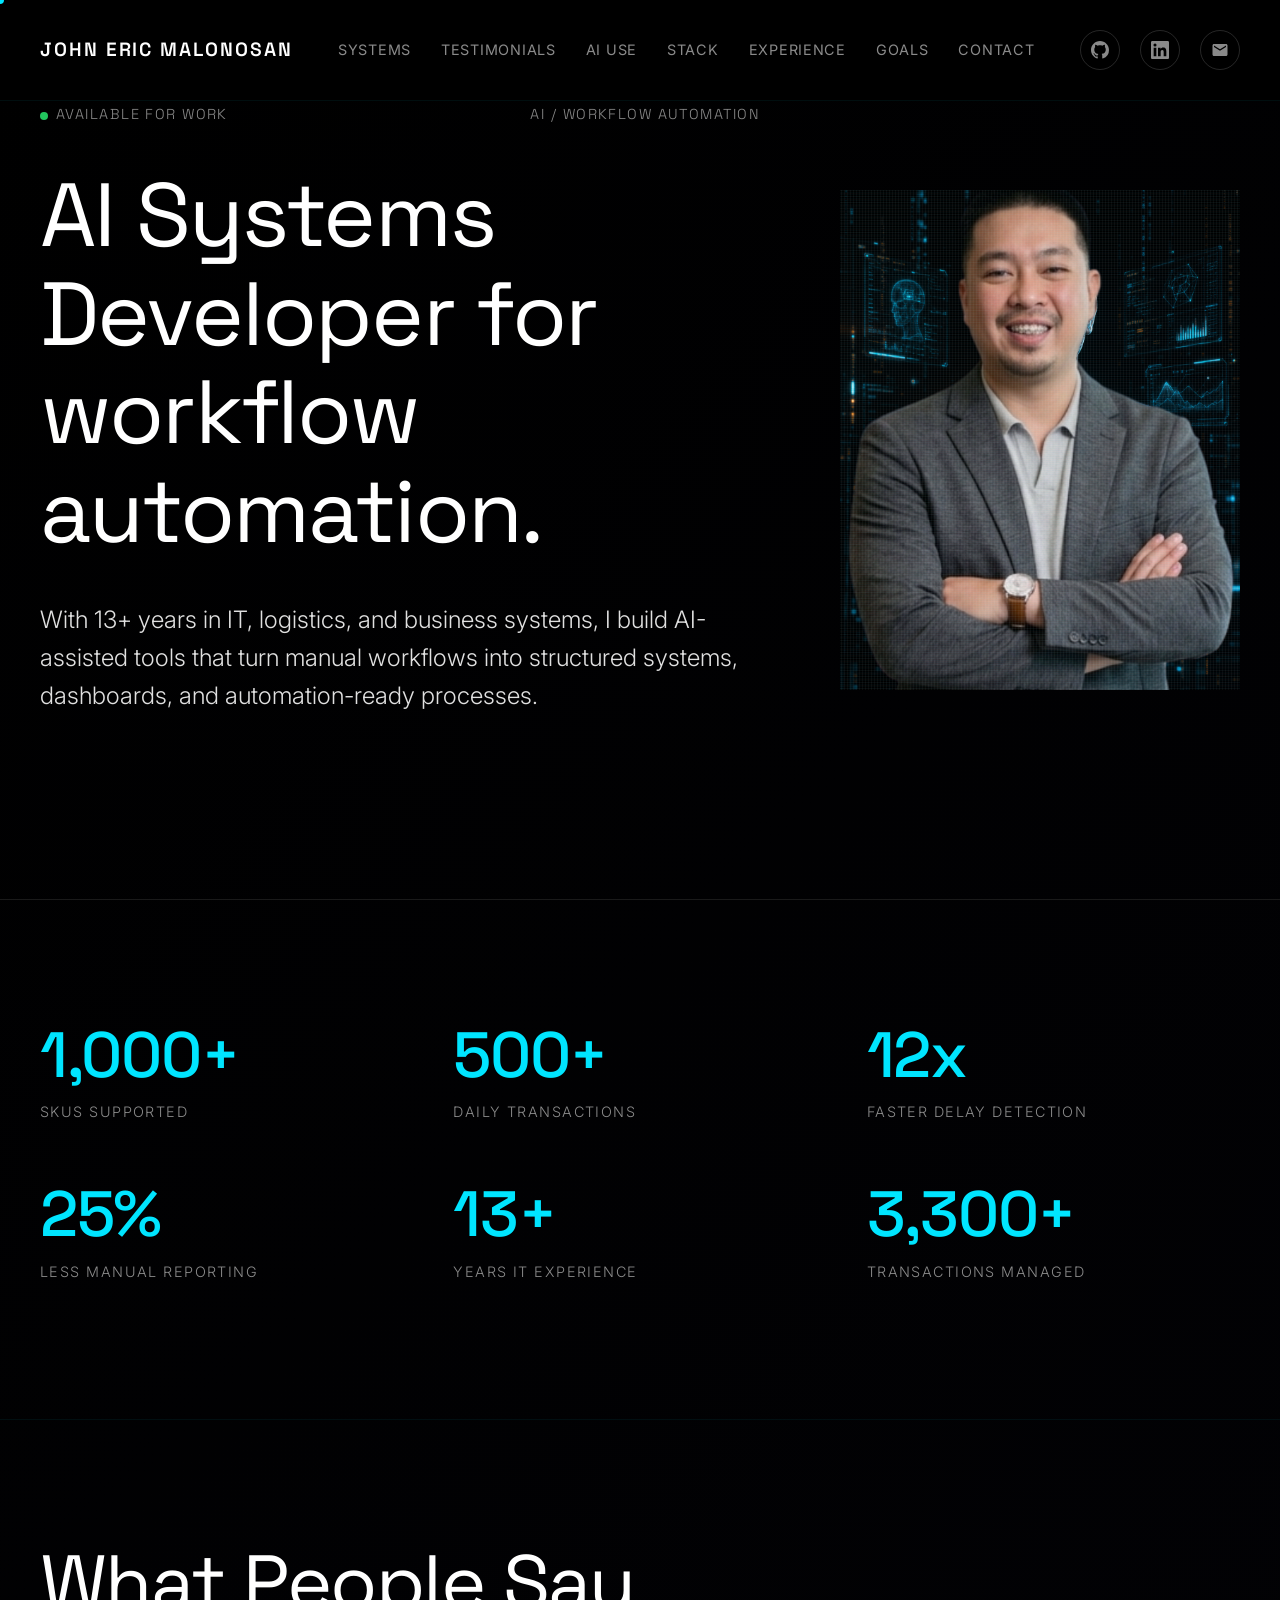
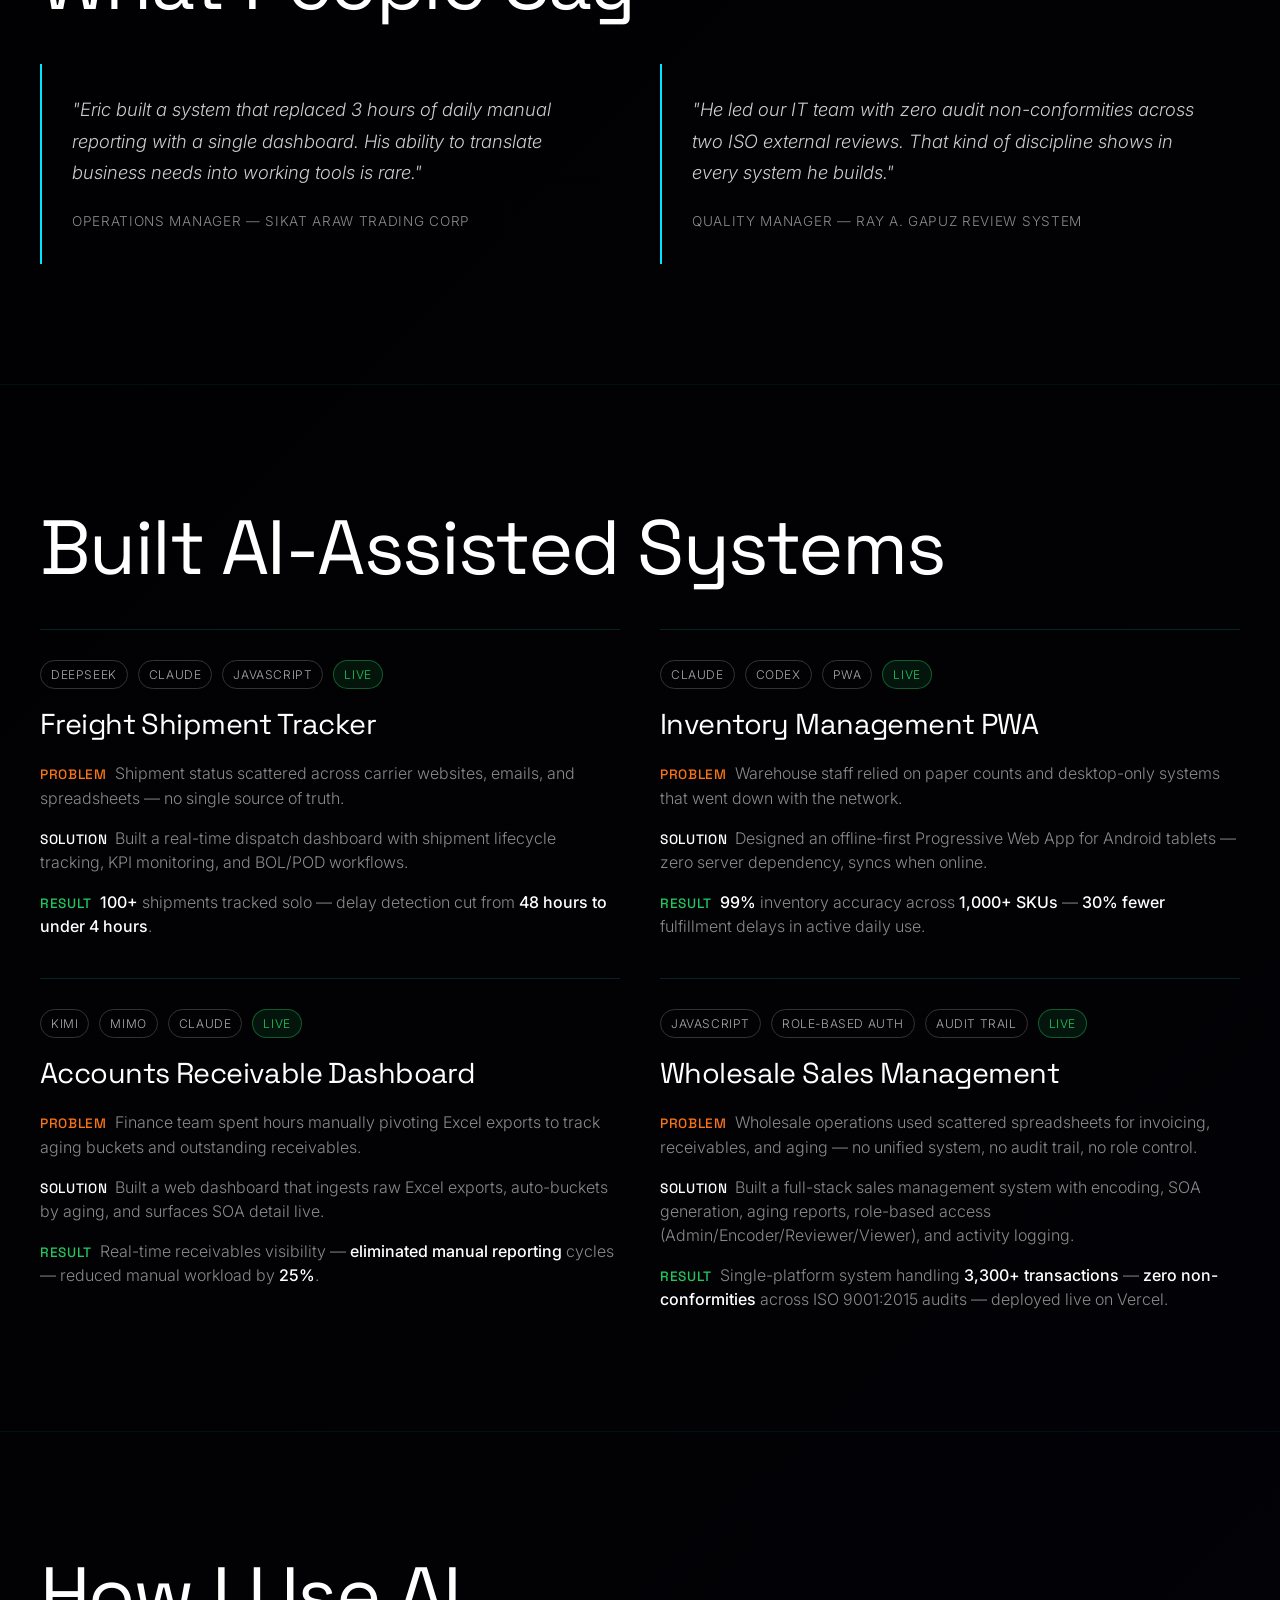
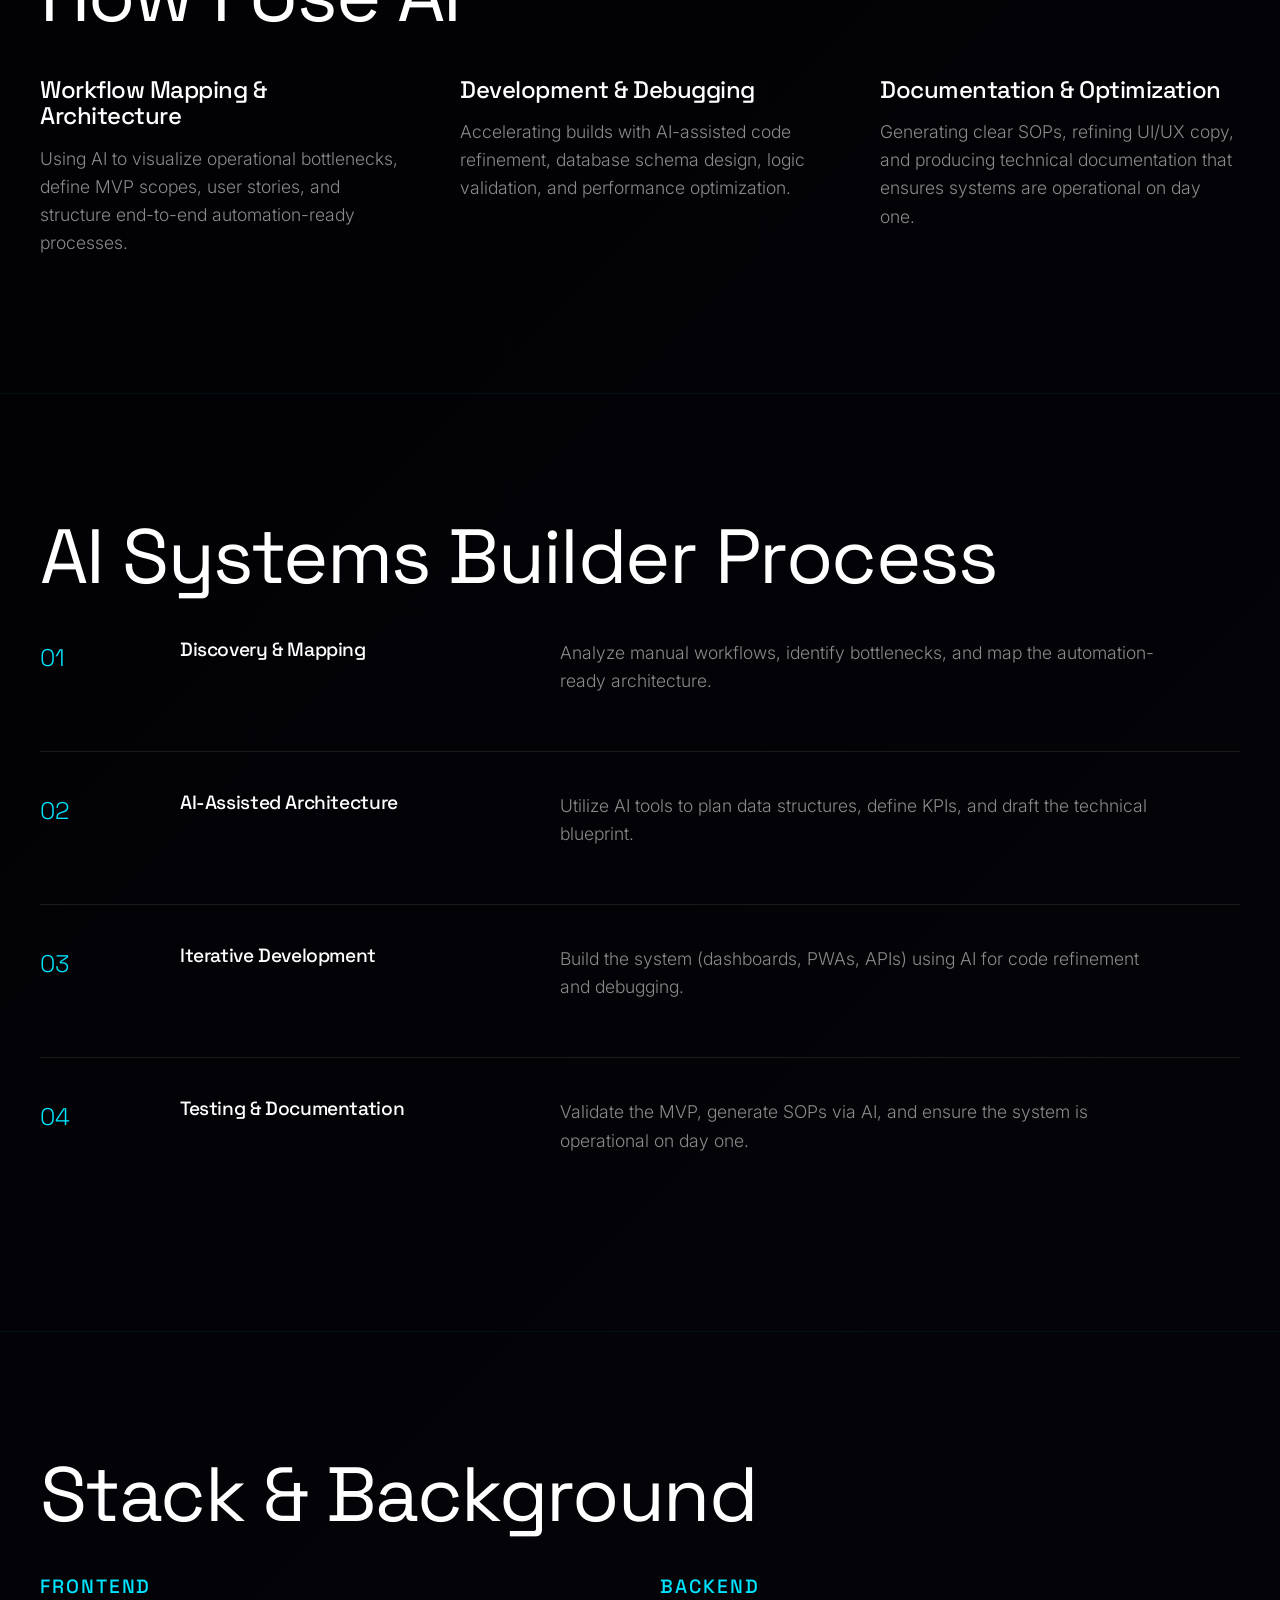
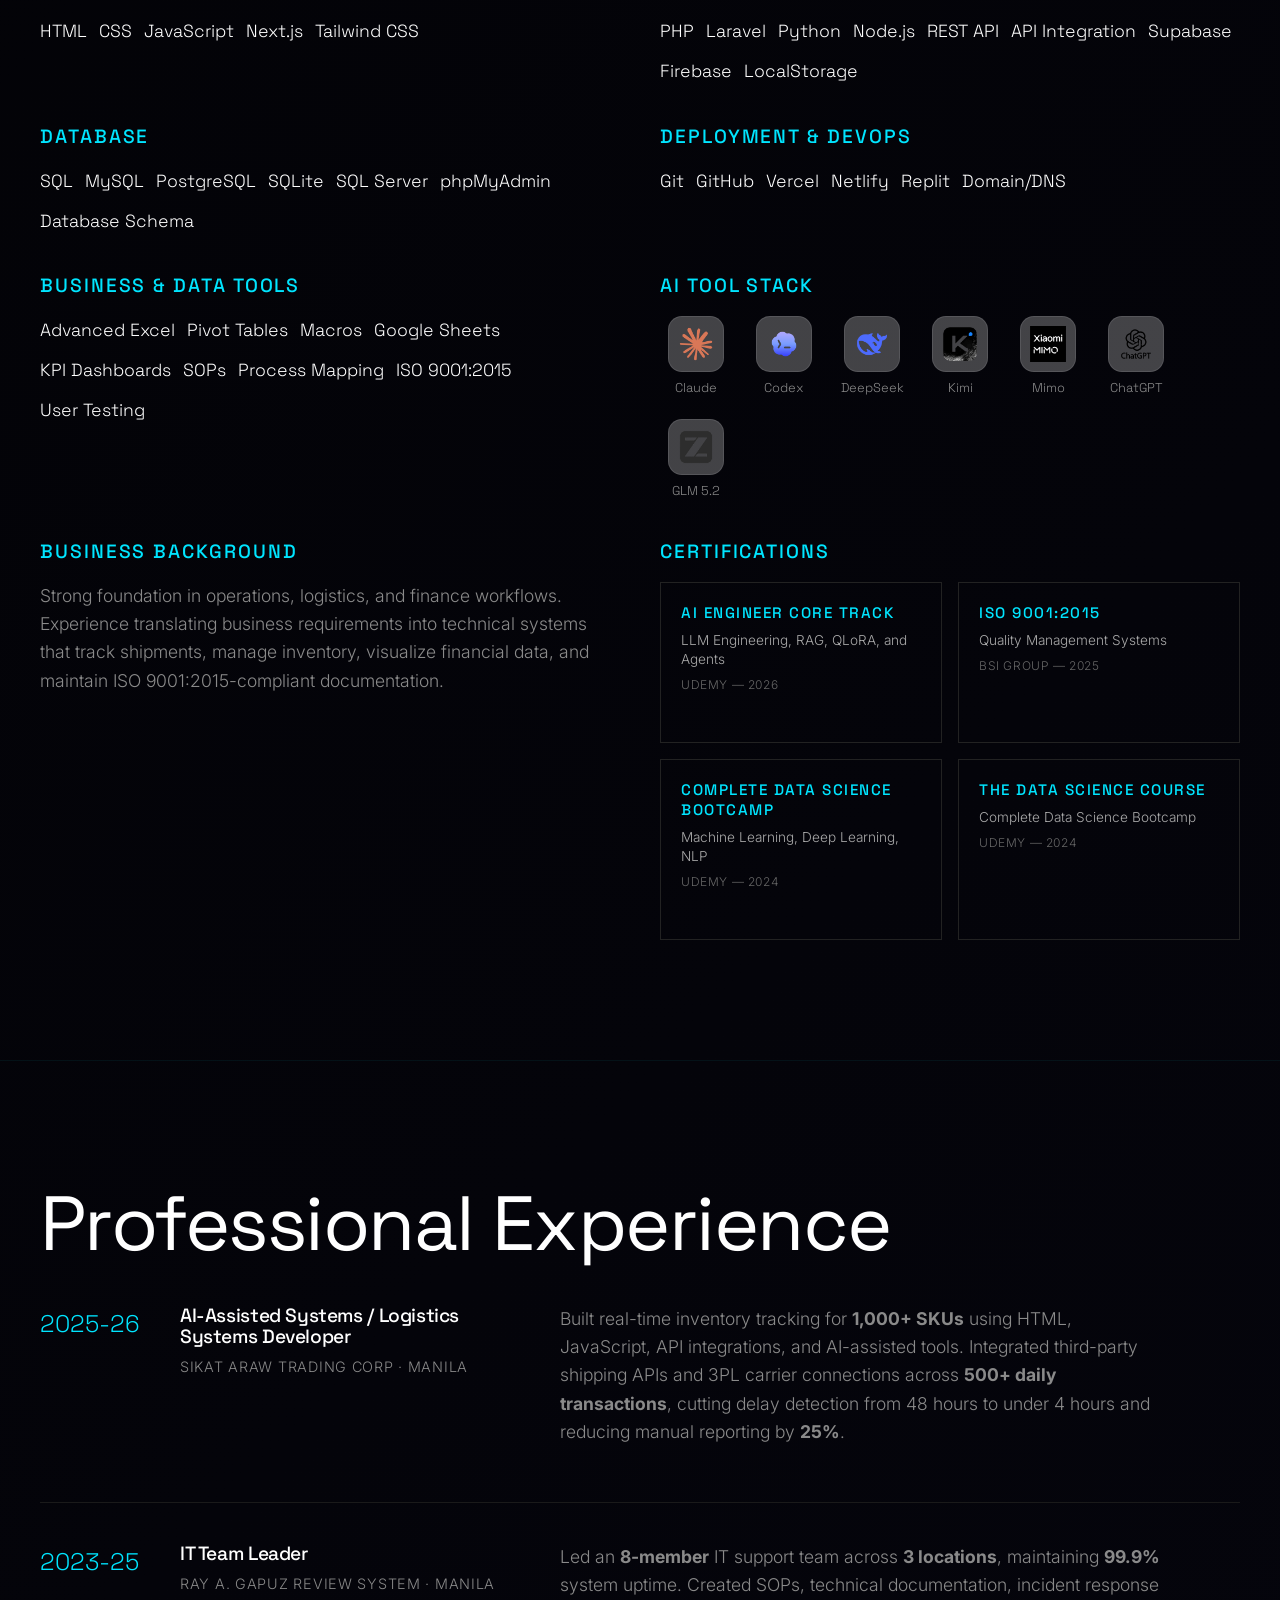
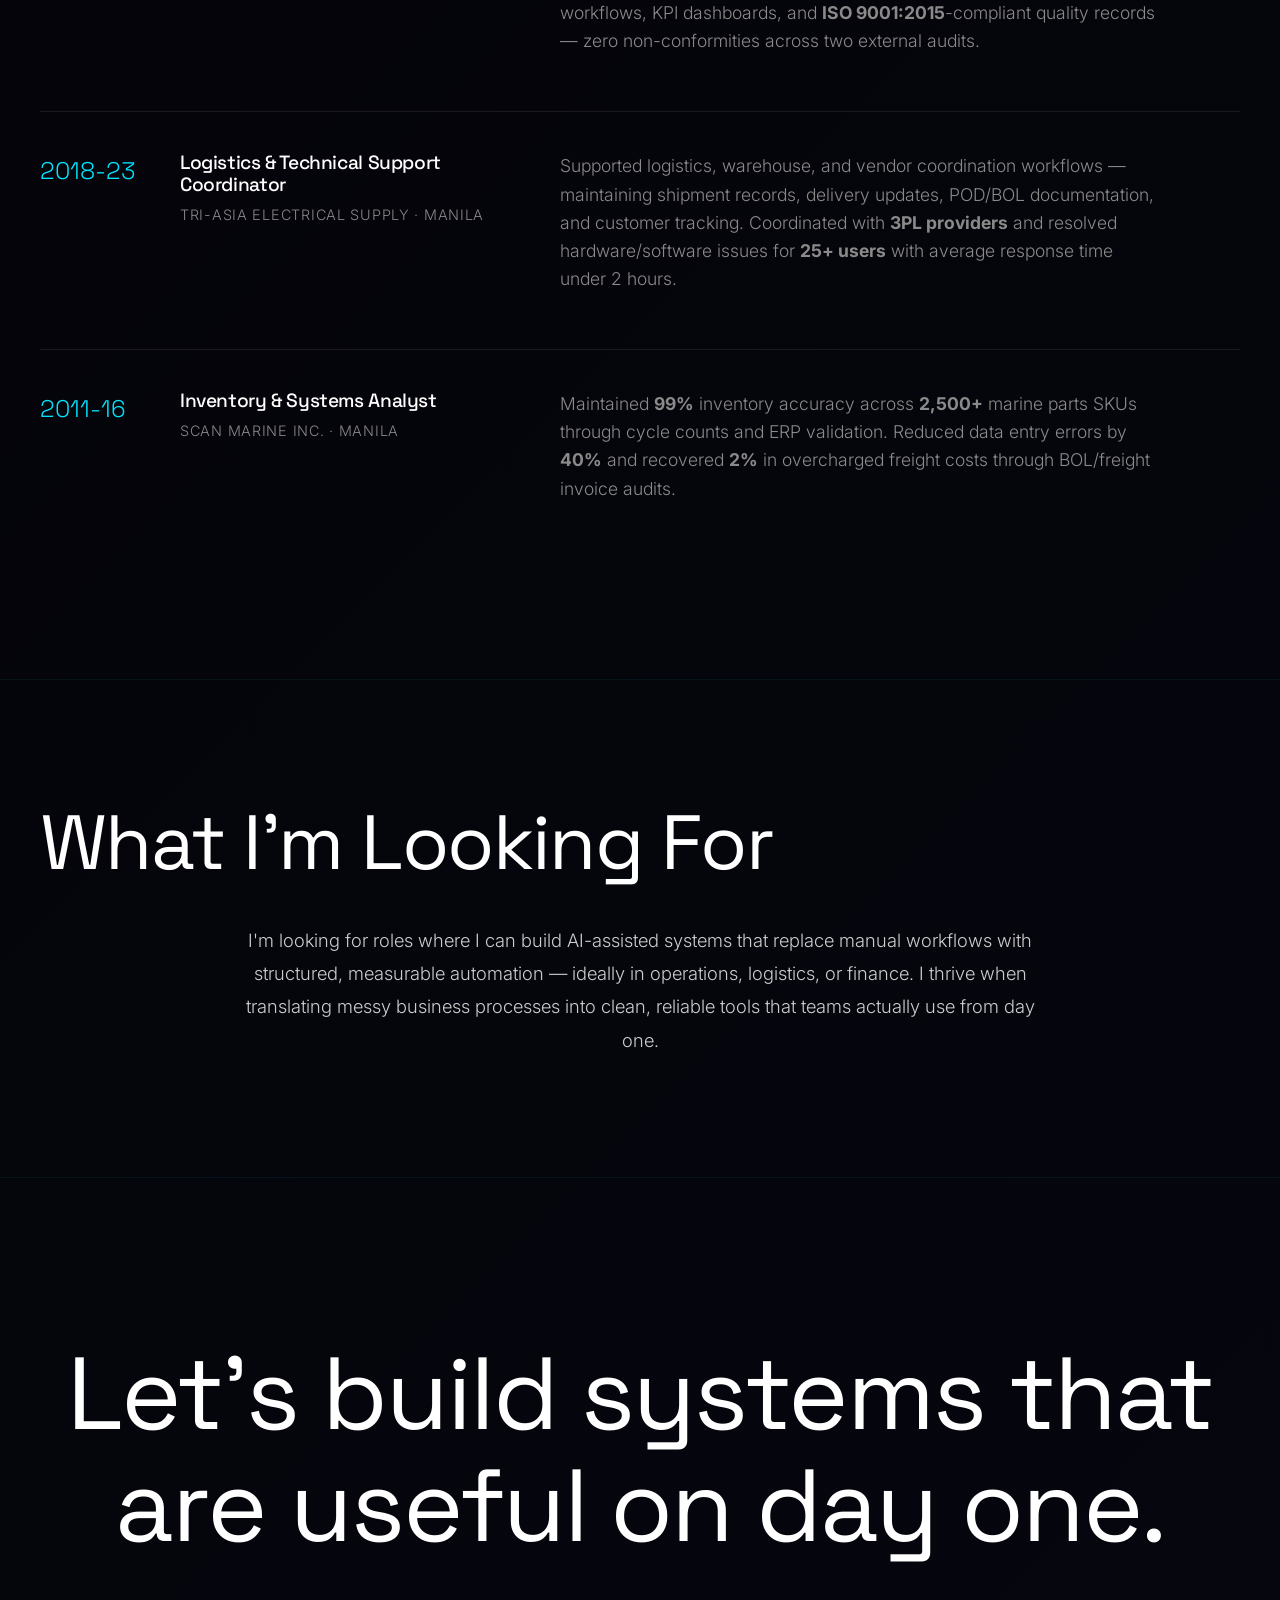
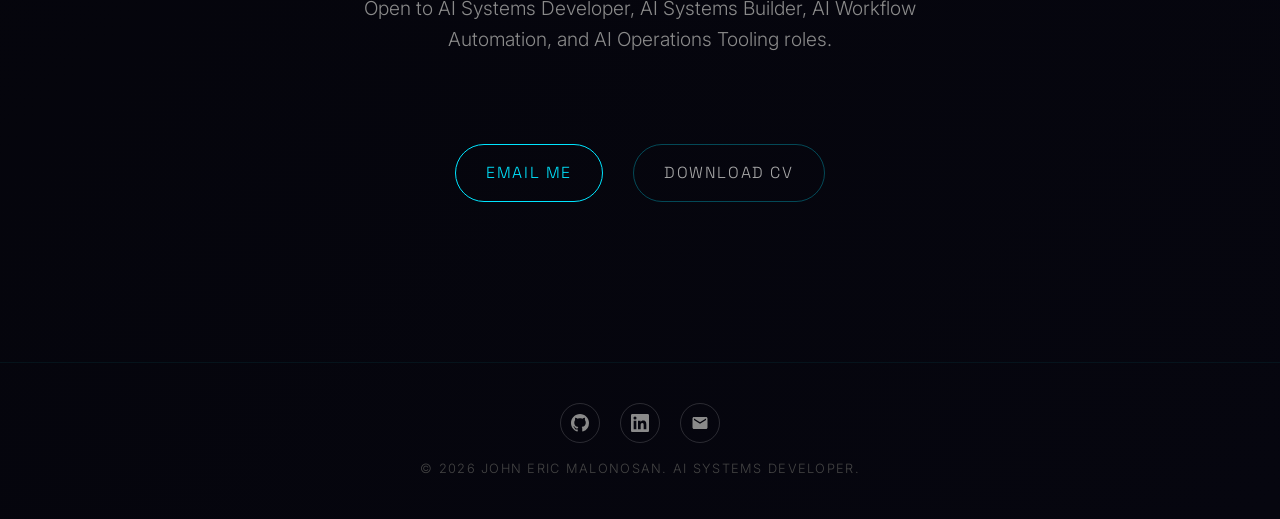
<file: index.html>
<!DOCTYPE html>
<html lang="en">
<head>
    <meta charset="UTF-8">
    <meta name="viewport" content="width=device-width, initial-scale=1.0">
    <title>John Eric Malonosan | AI Systems Developer</title>
    <meta name="description" content="AI Systems Developer with 13+ years in IT, logistics, and business systems. Building AI-assisted tools that turn manual workflows into structured systems, dashboards, and automation-ready processes.">
    <meta property="og:title" content="John Eric Malonosan | AI Systems Developer">
    <meta property="og:description" content="AI Systems Developer with 13+ years in IT, logistics, and business systems. Building AI-assisted tools for workflow automation.">
    <meta property="og:type" content="website">
    <meta property="og:image" content="assets/herorobot.png">
    <link rel="preconnect" href="https://fonts.googleapis.com">
    <link rel="preconnect" href="https://fonts.gstatic.com" crossorigin>
    <link href="https://fonts.googleapis.com/css2?family=Inter:wght@300;400;500&family=Space+Grotesk:wght@300;400;500;600;700&display=swap" rel="stylesheet">
    <link rel="stylesheet" href="styles.css">
    <style>
        body {
            background: linear-gradient(135deg, #000000 0%, #06060f 100%);
        }
        section { padding: 120px 0; }
        h1 { font-size: clamp(3rem, 7vw, 6.5rem); }
        h2 { font-size: clamp(2.5rem, 6vw, 5rem); margin-bottom: 40px; }
        p { max-width: 600px; }
        .nav-links { display: flex; gap: 30px; }
        .nav-links a { font-size: 0.9rem; text-transform: uppercase; letter-spacing: 0.05em; font-weight: 400; color: var(--text-muted); }
        .nav-links a:hover { color: var(--text-color); opacity: 1; }
        .nav-links a.active { color: var(--accent); }

        /* Hero */
        .hero {
            min-height: 100vh; display: flex; align-items: center;
            padding-top: 100px; border-bottom: 1px solid #1a1a1a;
        }
        .hero-container {
            display: flex; justify-content: space-between; align-items: center; gap: 80px;
        }
        .hero-left { flex: 1; }
        .hero-right { flex: 0 0 35%; max-width: 400px; }
        
        .hero-meta {
            display: flex; justify-content: space-between; margin-bottom: 40px;
            font-family: var(--font-display); font-size: 0.9rem; text-transform: uppercase;
            letter-spacing: 0.1em; color: var(--text-muted);
        }
        .hero h1 { margin-bottom: 40px; }
        .hero-subtext { font-size: 1.5rem; max-width: 800px; margin-bottom: 60px; color: #e0e0e0; }

        /* Profile Image */
        .hero-img-wrapper {
            width: 100%; aspect-ratio: 4/5; overflow: hidden;
            position: relative; cursor: none;
        }
        .hero-img {
            width: 100%; height: 100%; object-fit: cover;
            display: block;
        }
        .hero-img-robot {
            position: absolute; top: 0; left: 0; z-index: 0;
        }
        .hero-img-real {
            position: absolute; top: 0; left: 0; z-index: 1;
            transform-origin: center center;
            transform: scale(1);
            opacity: 1;
        }
        .electric-particle {
            position: absolute; z-index: 4; pointer-events: none;
            width: 2px; background: var(--accent);
            box-shadow: 0 0 6px var(--accent), 0 0 12px rgba(0,229,255,0.5);
            opacity: 0;
        }
        .scanner-line {
            position: absolute; left: 0; width: 100%; height: 3px;
            background: var(--accent);
            box-shadow: 0 0 15px var(--accent), 0 0 40px rgba(0,229,255,0.3), 0 -2px 8px rgba(255,0,80,0.4), 0 2px 8px rgba(0,80,255,0.4);
            z-index: 4; pointer-events: none;
            top: 0%; opacity: 0;
            transition: opacity 0.3s;
        }
        .hero-img-wrapper.scanning .scanner-line {
            opacity: 1;
        }
        .glitch-layer {
            position: absolute; top: 0; left: 0;
            width: 100%; height: 100%;
            z-index: 3; pointer-events: none;
            opacity: 0; mix-blend-mode: screen;
        }

        /* VHS Static Reveal */
        .vhs-overlay {
            position: absolute; top: 0; left: 0;
            width: 100%; height: 100%;
            pointer-events: none; z-index: 5;
            transition: opacity 0.8s cubic-bezier(0.16, 1, 0.3, 1);
        }
        .vhs-overlay::before {
            content: '';
            position: absolute; top: -10%; left: -10%;
            width: 120%; height: 120%;
            background-image:
                repeating-linear-gradient(90deg, transparent, transparent 2px, rgba(255,255,255,0.08) 2px, rgba(255,255,255,0.08) 3px),
                repeating-linear-gradient(0deg, transparent, transparent 1px, rgba(0,229,255,0.06) 1px, rgba(0,229,255,0.06) 2px);
            opacity: 0.5;
            animation: vhs-jitter 0.3s steps(4) infinite;
            mix-blend-mode: screen;
        }
        .vhs-overlay::after {
            content: '';
            position: absolute; top: -5%; left: -5%;
            width: 110%; height: 110%;
            background: repeating-linear-gradient(0deg, transparent, transparent 2px, rgba(255,255,255,0.04) 2px, rgba(255,255,255,0.04) 3px);
            opacity: 0.6;
            animation: vhs-jitter 0.35s steps(5) infinite reverse;
        }
        .hero-img-wrapper.scanning .vhs-overlay::before { opacity: 0.8; }
        .hero-img-wrapper.scanning .vhs-overlay::after { opacity: 0.9; }
        @keyframes vhs-jitter {
            0% { transform: translate(0, 0); }
            20% { transform: translate(-2px, 1px); }
            50% { transform: translate(1px, -1px); }
            80% { transform: translate(-1px, 2px); }
        }
        .vhs-bar {
            position: absolute; left: -5%;
            width: 110%; height: 18px;
            background: linear-gradient(90deg, transparent 0%, rgba(255,255,255,0.12) 10%, rgba(0,229,255,0.08) 30%, rgba(255,255,255,0.15) 50%, rgba(0,229,255,0.07) 70%, rgba(255,255,255,0.12) 90%, transparent 100%);
            box-shadow: 0 0 30px rgba(0,229,255,0.06), 0 0 60px rgba(0,229,255,0.03);
            opacity: 0; pointer-events: none; border-radius: 1px;
            animation: vhs-sweep 2s ease-in-out infinite;
        }
        @keyframes vhs-sweep {
            0% { top: -12%; opacity: 0; }
            3% { opacity: 0.9; }
            15% { top: 10%; opacity: 0.8; }
            35% { top: 60%; opacity: 1; }
            50% { top: 25%; opacity: 0.6; }
            65% { top: 75%; opacity: 0.9; }
            80% { top: 5%; opacity: 0.7; }
            95% { opacity: 0.6; }
            100% { top: 110%; opacity: 0; }
        }
        .hero-img-wrapper:hover .vhs-overlay { opacity: 0; }

        /* Metrics */
        .metrics-grid { display: grid; grid-template-columns: repeat(3, 1fr); gap: 40px; }
        .metric-card h3 { font-size: 4rem; font-weight: 500; margin-bottom: 10px; color: var(--accent); }
        .metric-card p { font-size: 0.9rem; text-transform: uppercase; letter-spacing: 0.1em; }

        /* Projects */
        .projects-grid { display: grid; grid-template-columns: 1fr 1fr; gap: 40px; }
        
        .project-card {
            border-top: 1px solid rgba(0, 229, 255, 0.15); padding-top: 30px; 
            transition: all 0.4s cubic-bezier(0.16, 1, 0.3, 1);
            display: flex; flex-direction: column; text-decoration: none; color: inherit;
        }
        .project-card:hover {
            transform: translateY(-8px); border-top-color: var(--accent); opacity: 1;
        }
        
        .project-tags { display: flex; gap: 10px; margin-bottom: 20px; flex-wrap: wrap; }
        .project-tags span { font-size: 0.75rem; padding: 4px 10px; border: 1px solid #333; border-radius: 20px; text-transform: uppercase; letter-spacing: 0.05em; color: #aaa; }
        .project-tags span.live { color: #22C55E; border-color: rgba(34, 197, 94, 0.4); background: rgba(34, 197, 94, 0.1); }
        
        .project-header {
            display: flex; justify-content: space-between; align-items: center; margin-bottom: 20px;
        }
        .project-header h3 { margin-bottom: 0; }
        
        .view-link {
            font-family: var(--font-display); font-size: 0.85rem; text-transform: uppercase; letter-spacing: 0.1em;
            opacity: 0; transform: translateX(-10px); transition: all 0.3s ease; color: var(--accent);
        }
        .project-card:hover .view-link { opacity: 1; transform: translateX(0); }

        .project-details p { margin-bottom: 16px; font-size: 1rem; line-height: 1.5; }
        .project-details p:last-child { margin-bottom: 0; }
        
        .detail-label {
            display: inline-block; font-family: var(--font-display); font-weight: 500;
            color: #fff; font-size: 0.85rem; text-transform: uppercase; letter-spacing: 0.05em;
            margin-right: 8px;
        }
        .label-problem.detail-label { color: #F97316; }
        .label-result.detail-label { color: #22C55E; }
        
        .project-card strong { color: #fff; font-weight: 500; }

        /* AI Use */
        .ai-use-grid { display: grid; grid-template-columns: repeat(3, 1fr); gap: 60px; }
        .ai-use-card h4 { font-size: 1.5rem; margin-bottom: 15px; }

        /* Process */
        .process-timeline { display: flex; flex-direction: column; gap: 40px; }
        .process-step { display: grid; grid-template-columns: 100px 1fr 2fr; gap: 40px; align-items: start; padding-bottom: 40px; border-bottom: 1px solid #1a1a1a; }
        .process-step:last-child { border-bottom: none; }
        .step-number { font-family: var(--font-display); font-size: 1.5rem; color: var(--accent); }
        .step-content h4 { font-size: 1.5rem; }

        /* Stack */
        .stack-grid { display: grid; grid-template-columns: 1fr 1fr; gap: 40px; align-items: start; }
        .stack-card h4 { font-size: 1.2rem; text-transform: uppercase; letter-spacing: 0.1em; color: var(--accent); margin-bottom: 20px; }
        .stack-card p { max-width: none; }
        .tag-cloud { display: flex; flex-wrap: wrap; gap: 12px; }
        .ai-tool-grid {
            display: flex;
            flex-wrap: wrap;
            gap: 20px 16px;
            justify-content: flex-start;
        }
        .ai-tool-item {
            display: flex; flex-direction: column; align-items: center; justify-content: flex-start;
            gap: 6px; text-decoration: none; width: 72px; text-align: center;
            transition: all 0.3s cubic-bezier(0.16, 1, 0.3, 1);
        }
        .ai-tool-item:hover {
            transform: translateY(-4px);
        }
        .ai-tool-icon {
            width: 56px; height: 56px; border-radius: 14px;
            display: flex; align-items: center; justify-content: center;
            border: 1px solid rgba(255,255,255,0.1);
            background: rgba(255,255,255,0.25);
            transition: all 0.3s cubic-bezier(0.16, 1, 0.3, 1);
            overflow: hidden;
            flex-shrink: 0;
        }
        .ai-tool-icon img {
            width: 36px; height: 36px;
            object-fit: contain;
            flex-shrink: 0;
        }
        .ai-tool-item:hover .ai-tool-icon {
            border-color: rgba(255,255,255,0.25);
            box-shadow: 0 8px 24px rgba(0,0,0,0.3);
        }
        .ai-tool-name {
            font-family: var(--font-display); font-size: 0.8rem;
            color: var(--text-muted); text-align: center;
            transition: color 0.3s ease;
        }
        .ai-tool-item:hover .ai-tool-name {
            color: #fff;
        }
        .tag-cloud span { font-family: var(--font-display); font-size: 1.1rem; color: #fff; }
        .cert-grid {
            display: grid; grid-template-columns: 1fr 1fr; gap: 16px;
        }
        .cert-card {
            border: 1px solid #222; padding: 20px; text-decoration: none; color: inherit;
            display: flex; flex-direction: column; gap: 6px;
            transition: all 0.3s cubic-bezier(0.16, 1, 0.3, 1);
        }
        .cert-card:hover {
            border-color: rgba(0, 229, 255, 0.3); transform: translateY(-4px);
        }
        .cert-card h4 { font-size: 0.95rem; font-weight: 500; margin-bottom: 2px; line-height: 1.3; }
        .cert-card .cert-desc { font-size: 0.85rem; color: #aaa; line-height: 1.4; }
        .cert-card .cert-meta { font-size: 0.75rem; color: #666; text-transform: uppercase; letter-spacing: 0.05em; }
        .cert-card .cert-link {
            font-size: 0.7rem; color: var(--accent); text-transform: uppercase; letter-spacing: 0.1em;
            opacity: 0; transition: opacity 0.3s ease; margin-top: 4px;
        }
        .cert-card:hover .cert-link { opacity: 0.7; }

        /* Contact */
        .contact-section { text-align: center; padding: 160px 0; }
        .contact-section h2 { font-size: clamp(3rem, 8vw, 7rem); margin-bottom: 30px; }
        .contact-subtext { margin: 0 auto 60px; font-size: 1.2rem; }
        .contact-buttons { display: flex; justify-content: center; gap: 30px; flex-wrap: wrap; }

        /* Testimonials */
        .testimonials-grid { display: grid; grid-template-columns: 1fr 1fr; gap: 40px; }
        .testimonial-card { border-left: 2px solid var(--accent); padding: 30px 30px 30px 30px; }
        .testimonial-card blockquote { font-size: 1.15rem; color: #ccc; line-height: 1.7; margin-bottom: 20px; font-style: italic; }
        .testimonial-card cite { font-style: normal; font-size: 0.85rem; color: var(--text-muted); text-transform: uppercase; letter-spacing: 0.05em; }

        /* Social Icons */
        .social-icons { display: flex; gap: 20px; }
        .social-icons a {
            width: 40px; height: 40px; border-radius: 50%;
            border: 1px solid rgba(255,255,255,0.15); display: flex;
            align-items: center; justify-content: center;
            color: var(--text-muted); transition: all 0.3s ease; text-decoration: none;
        }
        .social-icons a:hover { border-color: var(--accent); color: var(--accent); background: rgba(0,229,255,0.08); }
        .social-icons a svg { width: 18px; height: 18px; fill: currentColor; }

        /* Burger Menu */
        .burger { display: none; background: none; border: none; cursor: pointer; padding: 8px; z-index: 1001; }
        .burger span { display: block; width: 24px; height: 2px; background: var(--text-color); margin: 5px 0; transition: all 0.3s ease; }
        .burger.active span:nth-child(1) { transform: rotate(45deg) translate(5px, 5px); }
        .burger.active span:nth-child(2) { opacity: 0; }
        .burger.active span:nth-child(3) { transform: rotate(-45deg) translate(5px, -5px); }

        /* What I'm Looking For */
        .looking-for { max-width: 800px; margin: 0 auto; text-align: center; }
        .looking-for p { max-width: none; margin: 0 auto; font-size: 1.15rem; color: #ccc; line-height: 1.8; }
        .btn { font-family: var(--font-display); font-size: 1rem; text-transform: uppercase; letter-spacing: 0.1em; padding: 15px 30px; border: 1px solid var(--accent); border-radius: 50px; transition: all 0.3s ease; color: var(--accent); }
        .btn:hover { background: var(--accent); color: #000; opacity: 1; }
        .btn-secondary { border: 1px solid rgba(0, 229, 255, 0.3); color: #aaa; }
        .btn-secondary:hover { border-color: var(--accent); color: var(--accent); background: transparent; }

        footer { padding: 40px; text-align: center; font-size: 0.8rem; color: #444; text-transform: uppercase; letter-spacing: 0.1em; }
        #back-to-top {
            position: fixed; bottom: 30px; right: 30px; width: 44px; height: 44px;
            border-radius: 50%; border: 1px solid rgba(0, 229, 255, 0.2);
            background: rgba(0, 0, 0, 0.8); color: var(--accent);
            font-size: 1.2rem; cursor: none; z-index: 999;
            display: flex; align-items: center; justify-content: center;
            opacity: 0; transform: translateY(20px);
            transition: opacity 0.3s, transform 0.3s, border-color 0.3s;
            pointer-events: none;
        }
        #back-to-top.visible { opacity: 1; transform: translateY(0); pointer-events: auto; }
        #back-to-top:hover { border-color: var(--accent); background: rgba(0, 229, 255, 0.1); }

        /* Available Status Dot */
        .status-dot {
            display: inline-block; width: 8px; height: 8px;
            background-color: #22C55E; border-radius: 50%;
            margin-right: 8px; vertical-align: middle;
            animation: pulse-dot 2s ease-in-out infinite;
        }
        @keyframes pulse-dot {
            0%, 100% { opacity: 1; box-shadow: 0 0 0 0 rgba(34, 197, 94, 0.6); }
            50% { opacity: 0.7; box-shadow: 0 0 0 6px rgba(34, 197, 94, 0); }
        }

        /* Reveal Animation */
        .reveal { opacity: 0; transform: translateY(30px); transition: opacity 0.8s cubic-bezier(0.16, 1, 0.3, 1), transform 0.8s cubic-bezier(0.16, 1, 0.3, 1); }
        .reveal.visible { opacity: 1; transform: translateY(0); }

        /* Responsive */
        @media (max-width: 768px) {
            body { cursor: auto; }
            a, button, .project-card { cursor: pointer; }
            .cursor { display: none; }
            .container { padding: 0 20px; }
            section { padding: 80px 0; }
            .nav-links {
                display: none; position: fixed; top: 0; left: 0; width: 100%; height: 100vh;
                background: rgba(0,0,0,0.95); flex-direction: column; align-items: center;
                justify-content: center; gap: 30px; z-index: 1000;
            }
            .nav-links.open { display: flex; }
            .nav-links a { font-size: 1.2rem; }
            .burger { display: block; }
            .social-icons { display: none; }

            .hero-container { flex-direction: column; gap: 40px; }
            .hero-right { flex: 1; width: 100%; max-width: 100%; margin: 0 auto; }

            .metrics-grid, .projects-grid, .ai-use-grid, .stack-grid, .cert-grid, .testimonials-grid { grid-template-columns: 1fr; gap: 40px; }
            .ai-tool-grid { gap: 20px 16px; }
            .ai-tool-item { width: 72px; }
            .process-step { grid-template-columns: 1fr; gap: 10px; }
            .hero-meta { flex-direction: column; gap: 10px; }
        }
        @media (max-width: 420px) {
            .ai-tool-grid { gap: 16px 12px; }
            .ai-tool-item { width: 64px; }
        }
    </style>
</head>
<body>

    <div class="cursor" id="cursor"></div>

    <header class="navbar">
        <a href="#hero" class="logo">John Eric Malonosan</a>
        <nav class="nav-links">
            <a href="#systems" class="nav-link">Systems</a>
            <a href="#testimonials" class="nav-link">Testimonials</a>
            <a href="#ai-use" class="nav-link">AI Use</a>
            <a href="#stack" class="nav-link">Stack</a>
            <a href="#experience" class="nav-link">Experience</a>
            <a href="#looking-for" class="nav-link">Goals</a>
            <a href="#contact" class="nav-link">Contact</a>
        </nav>
        <button class="burger" id="burger" aria-label="Menu">
            <span></span><span></span><span></span>
        </button>
        <div class="social-icons">
            <a href="https://github.com/codencire-netizen" target="_blank" aria-label="GitHub"><svg viewBox="0 0 24 24"><path d="M12 0C5.37 0 0 5.37 0 12c0 5.31 3.435 9.795 8.205 11.385.6.105.825-.255.825-.57 0-.285-.015-1.23-.015-2.235-3.015.555-3.795-.735-4.035-1.41-.135-.345-.72-1.41-1.23-1.695-.42-.225-1.02-.78-.015-.795.945-.015 1.62.87 1.845 1.23 1.08 1.815 2.805 1.305 3.495.99.105-.78.42-1.305.765-1.605-2.67-.3-5.466-1.335-5.466-5.925 0-1.305.465-2.385 1.23-3.225-.12-.3-.54-1.53.12-3.18 0 0 1.005-.315 3.3 1.23.96-.27 1.98-.405 3-.405s2.04.135 3 .405c2.295-1.56 3.3-1.23 3.3-1.23.66 1.65.24 2.88.12 3.18.765.84 1.23 1.905 1.23 3.225 0 4.605-2.805 5.625-5.475 5.925.435.375.81 1.095.81 2.22 0 1.605-.015 2.895-.015 3.3 0 .315.225.69.825.57A12.02 12.02 0 0024 12c0-6.63-5.37-12-12-12z"/></svg></a>
            <a href="https://linkedin.com/in/jemalonosan" target="_blank" aria-label="LinkedIn"><svg viewBox="0 0 24 24"><path d="M20.447 20.452h-3.554v-5.569c0-1.328-.027-3.037-1.852-3.037-1.853 0-2.136 1.445-2.136 2.939v5.607H9.351V9h3.414v1.561h.046c.477-.9 1.637-1.85 3.37-1.85 3.601 0 4.267 2.37 4.267 5.455v6.286zM5.337 7.433a2.062 2.062 0 01-2.063-2.065 2.064 2.064 0 112.063 2.065zm1.782 13.019H3.555V9h3.564v11.452zM22.225 0H1.771C.792 0 0 .774 0 1.729v20.542C0 23.227.792 24 1.771 24h20.451C23.2 24 24 23.227 24 22.271V1.729C24 .774 23.2 0 22.222 0h.003z"/></svg></a>
            <a href="mailto:jemalonosan@gmail.com" aria-label="Email"><svg viewBox="0 0 24 24"><path d="M20 4H4c-1.1 0-2 .9-2 2v12c0 1.1.9 2 2 2h16c1.1 0 2-.9 2-2V6c0-1.1-.9-2-2-2zm0 4l-8 5-8-5V6l8 5 8-5v2z"/></svg></a>
        </div>
    </header>

    <!-- Hero -->
    <section id="hero" class="hero">
        <div class="container hero-container">
            <div class="hero-left">
                <div class="hero-meta reveal">
                    <span><span class="status-dot"></span>Available for Work</span>
                    <span>AI / Workflow Automation</span>
                </div>
                <h1 class="reveal">AI Systems Developer for workflow automation.</h1>
                <p class="hero-subtext reveal">With 13+ years in IT, logistics, and business systems, I build AI-assisted tools that turn manual workflows into structured systems, dashboards, and automation-ready processes.</p>
            </div>
            
            <div class="hero-right reveal">
                <div class="hero-img-wrapper">
                    <img src="assets/herorobot.png" alt="AI Systems Developer - Robot" class="hero-img hero-img-robot">
                    <img src="assets/hero.jpg" alt="John Eric Malonosan - AI Systems Developer" class="hero-img hero-img-real">
                    <div class="glitch-layer"></div>
                    <div class="vhs-overlay">
                        <div class="vhs-bar" style="animation-delay: 0s;"></div>
                        <div class="vhs-bar" style="animation-delay: -0.8s;"></div>
                        <div class="vhs-bar" style="animation-delay: -1.6s;"></div>
                    </div>
                </div>
            </div>
        </div>
    </section>

    <!-- Metrics -->
    <section id="metrics">
        <div class="container">
            <div class="metrics-grid">
                <div class="metric-card reveal"><h3>1,000+</h3><p>SKUs Supported</p></div>
                <div class="metric-card reveal"><h3>500+</h3><p>Daily Transactions</p></div>
                <div class="metric-card reveal"><h3>12x</h3><p>Faster Delay Detection</p></div>
                <div class="metric-card reveal"><h3>25%</h3><p>Less Manual Reporting</p></div>
                <div class="metric-card reveal"><h3>13+</h3><p>Years IT Experience</p></div>
                <div class="metric-card reveal"><h3>3,300+</h3><p>Transactions Managed</p></div>
            </div>
        </div>
    </section>

    <!-- Testimonials -->
    <section id="testimonials">
        <div class="container">
            <h2 class="reveal">What People Say</h2>
            <div class="testimonials-grid">
                <div class="testimonial-card reveal">
                    <blockquote>"Eric built a system that replaced 3 hours of daily manual reporting with a single dashboard. His ability to translate business needs into working tools is rare."</blockquote>
                    <cite>Operations Manager — Sikat Araw Trading Corp</cite>
                </div>
                <div class="testimonial-card reveal">
                    <blockquote>"He led our IT team with zero audit non-conformities across two ISO external reviews. That kind of discipline shows in every system he builds."</blockquote>
                    <cite>Quality Manager — Ray A. Gapuz Review System</cite>
                </div>
            </div>
        </div>
    </section>

    <!-- Systems / Projects -->
    <section id="systems">
        <div class="container">
            <h2 class="reveal">Built AI-Assisted Systems</h2>
            <div class="projects-grid">
                
                <!-- Project 1 -->
                <article class="project-card reveal" onclick="window.open('project-freight.html', '_blank')">
                    <div class="project-tags">
                        <span>DeepSeek</span><span>Claude</span><span>JavaScript</span><span class="live">Live</span>
                    </div>
                    <div class="project-header">
                        <h3>Freight Shipment Tracker</h3>
                        <span class="view-link">View Project ↗</span>
                    </div>
                    <div class="project-details">
                        <p><span class="detail-label label-problem">Problem</span>Shipment status scattered across carrier websites, emails, and spreadsheets — no single source of truth.</p>
                        <p><span class="detail-label">Solution</span>Built a real-time dispatch dashboard with shipment lifecycle tracking, KPI monitoring, and BOL/POD workflows.</p>
                        <p><span class="detail-label label-result">Result</span><strong>100+</strong> shipments tracked solo — delay detection cut from <strong>48 hours to under 4 hours</strong>.</p>
                    </div>
                </article>

                <!-- Project 2 -->
                <article class="project-card reveal" onclick="window.open('project-inventory.html', '_blank')">
                    <div class="project-tags">
                        <span>Claude</span><span>Codex</span><span>PWA</span><span class="live">Live</span>
                    </div>
                    <div class="project-header">
                        <h3>Inventory Management PWA</h3>
                        <span class="view-link">View Project ↗</span>
                    </div>
                    <div class="project-details">
                        <p><span class="detail-label label-problem">Problem</span>Warehouse staff relied on paper counts and desktop-only systems that went down with the network.</p>
                        <p><span class="detail-label">Solution</span>Designed an offline-first Progressive Web App for Android tablets — zero server dependency, syncs when online.</p>
                        <p><span class="detail-label label-result">Result</span><strong>99%</strong> inventory accuracy across <strong>1,000+ SKUs</strong> — <strong>30% fewer</strong> fulfillment delays in active daily use.</p>
                    </div>
                </article>

                <!-- Project 3 -->
                <article class="project-card reveal" onclick="window.open('project-ar.html', '_blank')">
                    <div class="project-tags">
                        <span>Kimi</span><span>Mimo</span><span>Claude</span><span class="live">Live</span>
                    </div>
                    <div class="project-header">
                        <h3>Accounts Receivable Dashboard</h3>
                        <span class="view-link">View Project ↗</span>
                    </div>
                    <div class="project-details">
                        <p><span class="detail-label label-problem">Problem</span>Finance team spent hours manually pivoting Excel exports to track aging buckets and outstanding receivables.</p>
                        <p><span class="detail-label">Solution</span>Built a web dashboard that ingests raw Excel exports, auto-buckets by aging, and surfaces SOA detail live.</p>
                        <p><span class="detail-label label-result">Result</span>Real-time receivables visibility — <strong>eliminated manual reporting</strong> cycles — reduced manual workload by <strong>25%</strong>.</p>
                    </div>
                </article>

                <!-- Project 4 -->
                <article class="project-card reveal" onclick="window.open('project-wholesale.html', '_blank')">
                    <div class="project-tags">
                        <span>JavaScript</span><span>Role-Based Auth</span><span>Audit Trail</span><span class="live">Live</span>
                    </div>
                    <div class="project-header">
                        <h3>Wholesale Sales Management</h3>
                        <span class="view-link">View Project ↗</span>
                    </div>
                    <div class="project-details">
                        <p><span class="detail-label label-problem">Problem</span>Wholesale operations used scattered spreadsheets for invoicing, receivables, and aging — no unified system, no audit trail, no role control.</p>
                        <p><span class="detail-label">Solution</span>Built a full-stack sales management system with encoding, SOA generation, aging reports, role-based access (Admin/Encoder/Reviewer/Viewer), and activity logging.</p>
                        <p><span class="detail-label label-result">Result</span>Single-platform system handling <strong>3,300+ transactions</strong> — <strong>zero non-conformities</strong> across ISO 9001:2015 audits — deployed live on Vercel.</p>
                    </div>
                </article>

            </div>
        </div>
    </section>

    <!-- How I Use AI -->
    <section id="ai-use">
        <div class="container">
            <h2 class="reveal">How I Use AI</h2>
            <div class="ai-use-grid">
                <div class="ai-use-card reveal"><h4>Workflow Mapping & Architecture</h4><p>Using AI to visualize operational bottlenecks, define MVP scopes, user stories, and structure end-to-end automation-ready processes.</p></div>
                <div class="ai-use-card reveal"><h4>Development & Debugging</h4><p>Accelerating builds with AI-assisted code refinement, database schema design, logic validation, and performance optimization.</p></div>
                <div class="ai-use-card reveal"><h4>Documentation & Optimization</h4><p>Generating clear SOPs, refining UI/UX copy, and producing technical documentation that ensures systems are operational on day one.</p></div>
            </div>
        </div>
    </section>

    <!-- Process -->
    <section id="process">
        <div class="container">
            <h2 class="reveal">AI Systems Builder Process</h2>
            <div class="process-timeline">
                <div class="process-step reveal">
                    <div class="step-number">01</div><h4>Discovery & Mapping</h4>
                    <p>Analyze manual workflows, identify bottlenecks, and map the automation-ready architecture.</p>
                </div>
                <div class="process-step reveal">
                    <div class="step-number">02</div><h4>AI-Assisted Architecture</h4>
                    <p>Utilize AI tools to plan data structures, define KPIs, and draft the technical blueprint.</p>
                </div>
                <div class="process-step reveal">
                    <div class="step-number">03</div><h4>Iterative Development</h4>
                    <p>Build the system (dashboards, PWAs, APIs) using AI for code refinement and debugging.</p>
                </div>
                <div class="process-step reveal">
                    <div class="step-number">04</div><h4>Testing & Documentation</h4>
                    <p>Validate the MVP, generate SOPs via AI, and ensure the system is operational on day one.</p>
                </div>
            </div>
        </div>
    </section>

    <!-- Stack -->
    <section id="stack">
        <div class="container">
            <h2 class="reveal">Stack & Background</h2>
            <div class="stack-grid">
                <div class="stack-card reveal">
                    <h4>Frontend</h4>
                    <div class="tag-cloud"><span>HTML</span><span>CSS</span><span>JavaScript</span><span>Next.js</span><span>Tailwind CSS</span></div>
                </div>
                <div class="stack-card reveal">
                    <h4>Backend</h4>
                    <div class="tag-cloud"><span>PHP</span><span>Laravel</span><span>Python</span><span>Node.js</span><span>REST API</span><span>API Integration</span><span>Supabase</span><span>Firebase</span><span>LocalStorage</span></div>
                </div>
                <div class="stack-card reveal">
                    <h4>Database</h4>
                    <div class="tag-cloud"><span>SQL</span><span>MySQL</span><span>PostgreSQL</span><span>SQLite</span><span>SQL Server</span><span>phpMyAdmin</span><span>Database Schema</span></div>
                </div>
                <div class="stack-card reveal">
                    <h4>Deployment & DevOps</h4>
                    <div class="tag-cloud"><span>Git</span><span>GitHub</span><span>Vercel</span><span>Netlify</span><span>Replit</span><span>Domain/DNS</span></div>
                </div>
                <div class="stack-card reveal">
                    <h4>Business & Data Tools</h4>
                    <div class="tag-cloud"><span>Advanced Excel</span><span>Pivot Tables</span><span>Macros</span><span>Google Sheets</span><span>KPI Dashboards</span><span>SOPs</span><span>Process Mapping</span><span>ISO 9001:2015</span><span>User Testing</span></div>
                </div>
                <div class="stack-card reveal">
                    <h4>AI Tool Stack</h4>
                    <div class="ai-tool-grid">
                        <div class="ai-tool-item">
                            <div class="ai-tool-icon">
                            <img src="assets/claude.png" alt="Claude" width="36" height="36" loading="lazy">
                        </div>
                            <span class="ai-tool-name">Claude</span>
                        </div>
                        <div class="ai-tool-item">
                            <div class="ai-tool-icon">
                            <img src="assets/codex.png" alt="Codex" width="36" height="36" loading="lazy">
                        </div>
                            <span class="ai-tool-name">Codex</span>
                        </div>
                        <div class="ai-tool-item">
                            <div class="ai-tool-icon">
                            <img src="assets/deepseek.png" alt="DeepSeek" width="36" height="36" loading="lazy">
                        </div>
                            <span class="ai-tool-name">DeepSeek</span>
                        </div>
                        <div class="ai-tool-item">
                            <div class="ai-tool-icon">
                            <img src="assets/kimi.png" alt="Kimi" width="36" height="36" loading="lazy">
                        </div>
                            <span class="ai-tool-name">Kimi</span>
                        </div>
                        <div class="ai-tool-item">
                            <div class="ai-tool-icon">
                            <img src="assets/mimo.png" alt="Mimo" width="36" height="36" loading="lazy">
                        </div>
                            <span class="ai-tool-name">Mimo</span>
                        </div>
                        <div class="ai-tool-item">
                            <div class="ai-tool-icon">
                            <img src="assets/chatgpt.png" alt="ChatGPT" width="36" height="36" loading="lazy">
                        </div>
                            <span class="ai-tool-name">ChatGPT</span>
                        </div>
                        <div class="ai-tool-item">
                            <div class="ai-tool-icon">
                            <img src="assets/glm.png" alt="GLM 5.2" width="36" height="36" loading="lazy">
                        </div>
                            <span class="ai-tool-name">GLM 5.2</span>
                        </div>
                    </div>
                </div>
                <div class="stack-card reveal">
                    <h4>Business Background</h4>
                    <p>Strong foundation in operations, logistics, and finance workflows. Experience translating business requirements into technical systems that track shipments, manage inventory, visualize financial data, and maintain ISO 9001:2015-compliant documentation.</p>
                </div>
                <div class="stack-card reveal">
                    <h4>Certifications</h4>
                    <div class="cert-grid">
                        <a href="Certifications/AI%20Engineer%20Core%20Track%20LLM%20Engineering%2C%20RAG%2C%20QLoRA%2C%20Agents.pdf" target="_blank" class="cert-card reveal">
                            <h4>AI Engineer Core Track</h4>
                            <span class="cert-desc">LLM Engineering, RAG, QLoRA, and Agents</span>
                            <span class="cert-meta">Udemy — 2026</span>
                            <span class="cert-link">View Certificate →</span>
                        </a>
                        <a href="Certifications/ISO%2090012015.pdf" target="_blank" class="cert-card reveal">
                            <h4>ISO 9001:2015</h4>
                            <span class="cert-desc">Quality Management Systems</span>
                            <span class="cert-meta">BSI Group — 2025</span>
                            <span class="cert-link">View Certificate →</span>
                        </a>
                        <a href="Certifications/Complete%20Data%20Science%2C%20Machine%20Learning%2C%20DL%2C%20NLP%20Bootcamp.pdf" target="_blank" class="cert-card reveal">
                            <h4>Complete Data Science Bootcamp</h4>
                            <span class="cert-desc">Machine Learning, Deep Learning, NLP</span>
                            <span class="cert-meta">Udemy — 2024</span>
                            <span class="cert-link">View Certificate →</span>
                        </a>
                        <a href="Certifications/The%20Data%20Science%20Course%20Complete%20Data%20Science%20Bootcamp%202025.pdf" target="_blank" class="cert-card reveal">
                            <h4>The Data Science Course</h4>
                            <span class="cert-desc">Complete Data Science Bootcamp</span>
                            <span class="cert-meta">Udemy — 2024</span>
                            <span class="cert-link">View Certificate →</span>
                        </a>
                    </div>
                </div>
            </div>
        </div>
    </section>

    
    <!-- Professional Experience -->
    <section id="experience">
        <div class="container">
            <h2 class="reveal">Professional Experience</h2>
            <div class="process-timeline">
                <div class="process-step reveal">
                    <div class="step-number">2025-26</div>
                    <div>
                        <h4>AI-Assisted Systems / Logistics Systems Developer</h4>
                        <p style="color: #888; font-size: 0.9rem; text-transform: uppercase; letter-spacing: 0.05em;">Sikat Araw Trading Corp &middot; Manila</p>
                    </div>
                    <p>Built real-time inventory tracking for <strong>1,000+ SKUs</strong> using HTML, JavaScript, API integrations, and AI-assisted tools. Integrated third-party shipping APIs and 3PL carrier connections across <strong>500+ daily transactions</strong>, cutting delay detection from 48 hours to under 4 hours and reducing manual reporting by <strong>25%</strong>.</p>
                </div>
                <div class="process-step reveal">
                    <div class="step-number">2023-25</div>
                    <div>
                        <h4>IT Team Leader</h4>
                        <p style="color: #888; font-size: 0.9rem; text-transform: uppercase; letter-spacing: 0.05em;">Ray A. Gapuz Review System &middot; Manila</p>
                    </div>
                    <p>Led an <strong>8-member</strong> IT support team across <strong>3 locations</strong>, maintaining <strong>99.9%</strong> system uptime. Created SOPs, technical documentation, incident response workflows, KPI dashboards, and <strong>ISO 9001:2015</strong>-compliant quality records &mdash; zero non-conformities across two external audits.</p>
                </div>
                <div class="process-step reveal">
                    <div class="step-number">2018-23</div>
                    <div>
                        <h4>Logistics & Technical Support Coordinator</h4>
                        <p style="color: #888; font-size: 0.9rem; text-transform: uppercase; letter-spacing: 0.05em;">Tri-Asia Electrical Supply &middot; Manila</p>
                    </div>
                    <p>Supported logistics, warehouse, and vendor coordination workflows &mdash; maintaining shipment records, delivery updates, POD/BOL documentation, and customer tracking. Coordinated with <strong>3PL providers</strong> and resolved hardware/software issues for <strong>25+ users</strong> with average response time under 2 hours.</p>
                </div>
                <div class="process-step reveal">
                    <div class="step-number">2011-16</div>
                    <div>
                        <h4>Inventory & Systems Analyst</h4>
                        <p style="color: #888; font-size: 0.9rem; text-transform: uppercase; letter-spacing: 0.05em;">Scan Marine Inc. &middot; Manila</p>
                    </div>
                    <p>Maintained <strong>99%</strong> inventory accuracy across <strong>2,500+</strong> marine parts SKUs through cycle counts and ERP validation. Reduced data entry errors by <strong>40%</strong> and recovered <strong>2%</strong> in overcharged freight costs through BOL/freight invoice audits.</p>
                </div>
            </div>
        </div>
    </section>

    <!-- What I'm Looking For -->
    <section id="looking-for">
        <div class="container">
            <h2 class="reveal">What I'm Looking For</h2>
            <div class="looking-for reveal">
                <p>I'm looking for roles where I can build AI-assisted systems that replace manual workflows with structured, measurable automation — ideally in operations, logistics, or finance. I thrive when translating messy business processes into clean, reliable tools that teams actually use from day one.</p>
            </div>
        </div>
    </section>

    <!-- Contact -->
    <section id="contact" class="contact-section">
        <div class="container">
            <h2 class="reveal">Let's build systems that are useful on day one.</h2>
            <p class="contact-subtext reveal">Open to AI Systems Developer, AI Systems Builder, AI Workflow Automation, and AI Operations Tooling roles.</p>
            <div class="contact-buttons reveal">
                <a href="mailto:jemalonosan@gmail.com" class="btn">Email Me</a>
                <a href="assets/John_Eric_Malonosan_AI_Systems_Developer_CV.pdf" download class="btn btn-secondary">Download CV</a>
            </div>
        </div>
    </section>

    <footer>
        <div class="social-icons" style="justify-content: center; margin-bottom: 16px;">
            <a href="https://github.com/codencire-netizen" target="_blank" aria-label="GitHub"><svg viewBox="0 0 24 24"><path d="M12 0C5.37 0 0 5.37 0 12c0 5.31 3.435 9.795 8.205 11.385.6.105.825-.255.825-.57 0-.285-.015-1.23-.015-2.235-3.015.555-3.795-.735-4.035-1.41-.135-.345-.72-1.41-1.23-1.695-.42-.225-1.02-.78-.015-.795.945-.015 1.62.87 1.845 1.23 1.08 1.815 2.805 1.305 3.495.99.105-.78.42-1.305.765-1.605-2.67-.3-5.466-1.335-5.466-5.925 0-1.305.465-2.385 1.23-3.225-.12-.3-.54-1.53.12-3.18 0 0 1.005-.315 3.3 1.23.96-.27 1.98-.405 3-.405s2.04.135 3 .405c2.295-1.56 3.3-1.23 3.3-1.23.66 1.65.24 2.88.12 3.18.765.84 1.23 1.905 1.23 3.225 0 4.605-2.805 5.625-5.475 5.925.435.375.81 1.095.81 2.22 0 1.605-.015 2.895-.015 3.3 0 .315.225.69.825.57A12.02 12.02 0 0024 12c0-6.63-5.37-12-12-12z"/></svg></a>
            <a href="https://linkedin.com/in/jemalonosan" target="_blank" aria-label="LinkedIn"><svg viewBox="0 0 24 24"><path d="M20.447 20.452h-3.554v-5.569c0-1.328-.027-3.037-1.852-3.037-1.853 0-2.136 1.445-2.136 2.939v5.607H9.351V9h3.414v1.561h.046c.477-.9 1.637-1.85 3.37-1.85 3.601 0 4.267 2.37 4.267 5.455v6.286zM5.337 7.433a2.062 2.062 0 01-2.063-2.065 2.064 2.064 0 112.063 2.065zm1.782 13.019H3.555V9h3.564v11.452zM22.225 0H1.771C.792 0 0 .774 0 1.729v20.542C0 23.227.792 24 1.771 24h20.451C23.2 24 24 23.227 24 22.271V1.729C24 .774 23.2 0 22.222 0h.003z"/></svg></a>
            <a href="mailto:jemalonosan@gmail.com" aria-label="Email"><svg viewBox="0 0 24 24"><path d="M20 4H4c-1.1 0-2 .9-2 2v12c0 1.1.9 2 2 2h16c1.1 0 2-.9 2-2V6c0-1.1-.9-2-2-2zm0 4l-8 5-8-5V6l8 5 8-5v2z"/></svg></a>
        </div>
        &copy; <span id="year"></span> John Eric Malonosan. AI Systems Developer.
    </footer>

    <button id="back-to-top" aria-label="Back to top">&uarr;</button>

    <script>
        const cursor = document.getElementById('cursor');
        document.addEventListener('mousemove', (e) => {
            cursor.style.left = e.clientX + 'px';
            cursor.style.top = e.clientY + 'px';
        });
        
        document.querySelectorAll('a, button, .project-card').forEach(el => {
            el.addEventListener('mouseenter', () => cursor.classList.add('hovering'));
            el.addEventListener('mouseleave', () => cursor.classList.remove('hovering'));
        });

        document.getElementById('year').textContent = new Date().getFullYear();

        // Mobile burger menu
        const burger = document.getElementById('burger');
        const navMenu = document.querySelector('.nav-links');
        if (burger) {
            burger.addEventListener('click', () => {
                burger.classList.toggle('active');
                navMenu.classList.toggle('open');
            });
            navMenu.querySelectorAll('a').forEach(link => {
                link.addEventListener('click', () => {
                    burger.classList.remove('active');
                    navMenu.classList.remove('open');
                });
            });
        }

        const reveals = document.querySelectorAll('.reveal');
        const observer = new IntersectionObserver((entries) => {
            entries.forEach(entry => {
                if (entry.isIntersecting) entry.target.classList.add('visible');
            });
        }, { threshold: 0.1 });
        reveals.forEach(el => observer.observe(el));

        const sections = document.querySelectorAll('section[id]');
        const navLinks = document.querySelectorAll('.nav-link');
        const navObserver = new IntersectionObserver((entries) => {
            entries.forEach(entry => {
                if (entry.isIntersecting) {
                    const id = entry.target.getAttribute('id');
                    navLinks.forEach(link => {
                        link.classList.remove('active');
                        if (link.getAttribute('href') === `#${id}`) link.classList.add('active');
                    });
                }
            });
        }, { rootMargin: '-40% 0px -55% 0px' });
        sections.forEach(sec => navObserver.observe(sec));

        // Electrify shrink: real photo → robot
        const heroWrapper = document.querySelector('.hero-img-wrapper');
        const realImg = document.querySelector('.hero-img-real');
        const glitchLayer = document.querySelector('.glitch-layer');
        let morphProgress = 0;
        let morphTarget = 0;
        let morphAnimating = false;
        let electricTimer = null;

        function easeOutExpo(t) {
            return t === 1 ? 1 : 1 - Math.pow(2, -10 * t);
        }

        function spawnElectricBolt(wrapper) {
            const bolt = document.createElement('div');
            bolt.className = 'electric-particle';
            const startX = 20 + Math.random() * 60;
            const startY = 20 + Math.random() * 60;
            const length = 15 + Math.random() * 40;
            const angle = Math.random() * 360;
            bolt.style.cssText = `left:${startX}%;top:${startY}%;height:${length}px;transform:rotate(${angle}deg);opacity:0.9;transition:opacity 0.15s;`;
            wrapper.appendChild(bolt);
            setTimeout(() => { bolt.style.opacity = '0'; }, 80);
            setTimeout(() => bolt.remove(), 250);
        }

        function spawnElectricRing(wrapper, progress) {
            const ring = document.createElement('div');
            ring.style.cssText = `position:absolute;left:50%;top:50%;width:${progress * 140}%;height:${progress * 140}%;transform:translate(-50%,-50%);border:1px solid rgba(0,229,255,${0.6 - progress * 0.5});border-radius:50%;pointer-events:none;z-index:4;opacity:1;transition:opacity 0.2s;`;
            wrapper.appendChild(ring);
            setTimeout(() => { ring.style.opacity = '0'; }, 100);
            setTimeout(() => ring.remove(), 350);
        }

        function updateMorph() {
            const speed = 0.018;
            if (morphProgress < morphTarget) {
                morphProgress = Math.min(morphProgress + speed, morphTarget);
            } else if (morphProgress > morphTarget) {
                morphProgress = Math.max(morphProgress - speed, morphTarget);
            }

            const eased = easeOutExpo(morphProgress);
            const scale = 1 - eased * 0.6;
            const opacity = 1 - eased;
            realImg.style.transform = `scale(${scale})`;
            realImg.style.opacity = opacity;

            // Electric effects during transition
            if (Math.abs(morphProgress - morphTarget) > 0.005) {
                if (Math.random() > 0.4) spawnElectricBolt(heroWrapper);
                if (Math.random() > 0.85) spawnElectricRing(heroWrapper, eased);
                glitchLayer.style.opacity = String(0.15 + Math.random() * 0.2);
                glitchLayer.style.background = `radial-gradient(circle at ${40 + Math.random() * 20}% ${40 + Math.random() * 20}%, rgba(0,229,255,0.15), transparent 60%)`;
            } else {
                glitchLayer.style.opacity = '0';
            }

            if (morphProgress !== morphTarget) {
                requestAnimationFrame(updateMorph);
            } else {
                morphAnimating = false;
                heroWrapper.classList.remove('scanning');
                if (electricTimer) { clearInterval(electricTimer); electricTimer = null; }
            }
        }

        if (heroWrapper) {
            heroWrapper.addEventListener('mouseenter', () => {
                morphTarget = 1;
                heroWrapper.classList.add('scanning');
                if (!morphAnimating) { morphAnimating = true; requestAnimationFrame(updateMorph); }
                electricTimer = setInterval(() => {
                    if (morphProgress > 0.1 && morphProgress < 0.95) spawnElectricBolt(heroWrapper);
                }, 60);
            });
            heroWrapper.addEventListener('mouseleave', () => {
                morphTarget = 0;
                heroWrapper.classList.add('scanning');
                if (!morphAnimating) { morphAnimating = true; requestAnimationFrame(updateMorph); }
                electricTimer = setInterval(() => {
                    if (morphProgress > 0.05) spawnElectricBolt(heroWrapper);
                }, 80);
            });
        }

        // VHS tracking interference spawner
        function spawnVHSBar() {
            const wrapper = document.querySelector('.hero-img-wrapper');
            if (!wrapper) return;
            const bar = document.createElement('div');
            bar.className = 'vhs-bar';
            const dur = 0.8 + Math.random() * 1.2;
            const topStart = -5 - Math.random() * 15;
            bar.style.cssText = `animation: none; top: ${topStart}%; opacity: 0; height: ${8 + Math.random() * 24}px;`;
            wrapper.querySelector('.vhs-overlay').appendChild(bar);
            requestAnimationFrame(() => {
                bar.style.transition = `top ${dur}s ease-in-out, opacity ${dur * 0.25}s ease`;
                bar.style.top = (110 + Math.random() * 20) + '%';
                bar.style.opacity = (0.6 + Math.random() * 0.4);
            });
            setTimeout(() => bar.remove(), dur * 1000 + 100);
            setTimeout(spawnVHSBar, 500 + Math.random() * 1500);
        }
        setTimeout(spawnVHSBar, 300);

        const backToTop = document.getElementById('back-to-top');
        window.addEventListener('scroll', () => {
            backToTop.classList.toggle('visible', window.scrollY > 400);
        });
        backToTop.addEventListener('click', () => {
            window.scrollTo({ top: 0, behavior: 'smooth' });
        });
    </script>
</body>
</html>
</file>
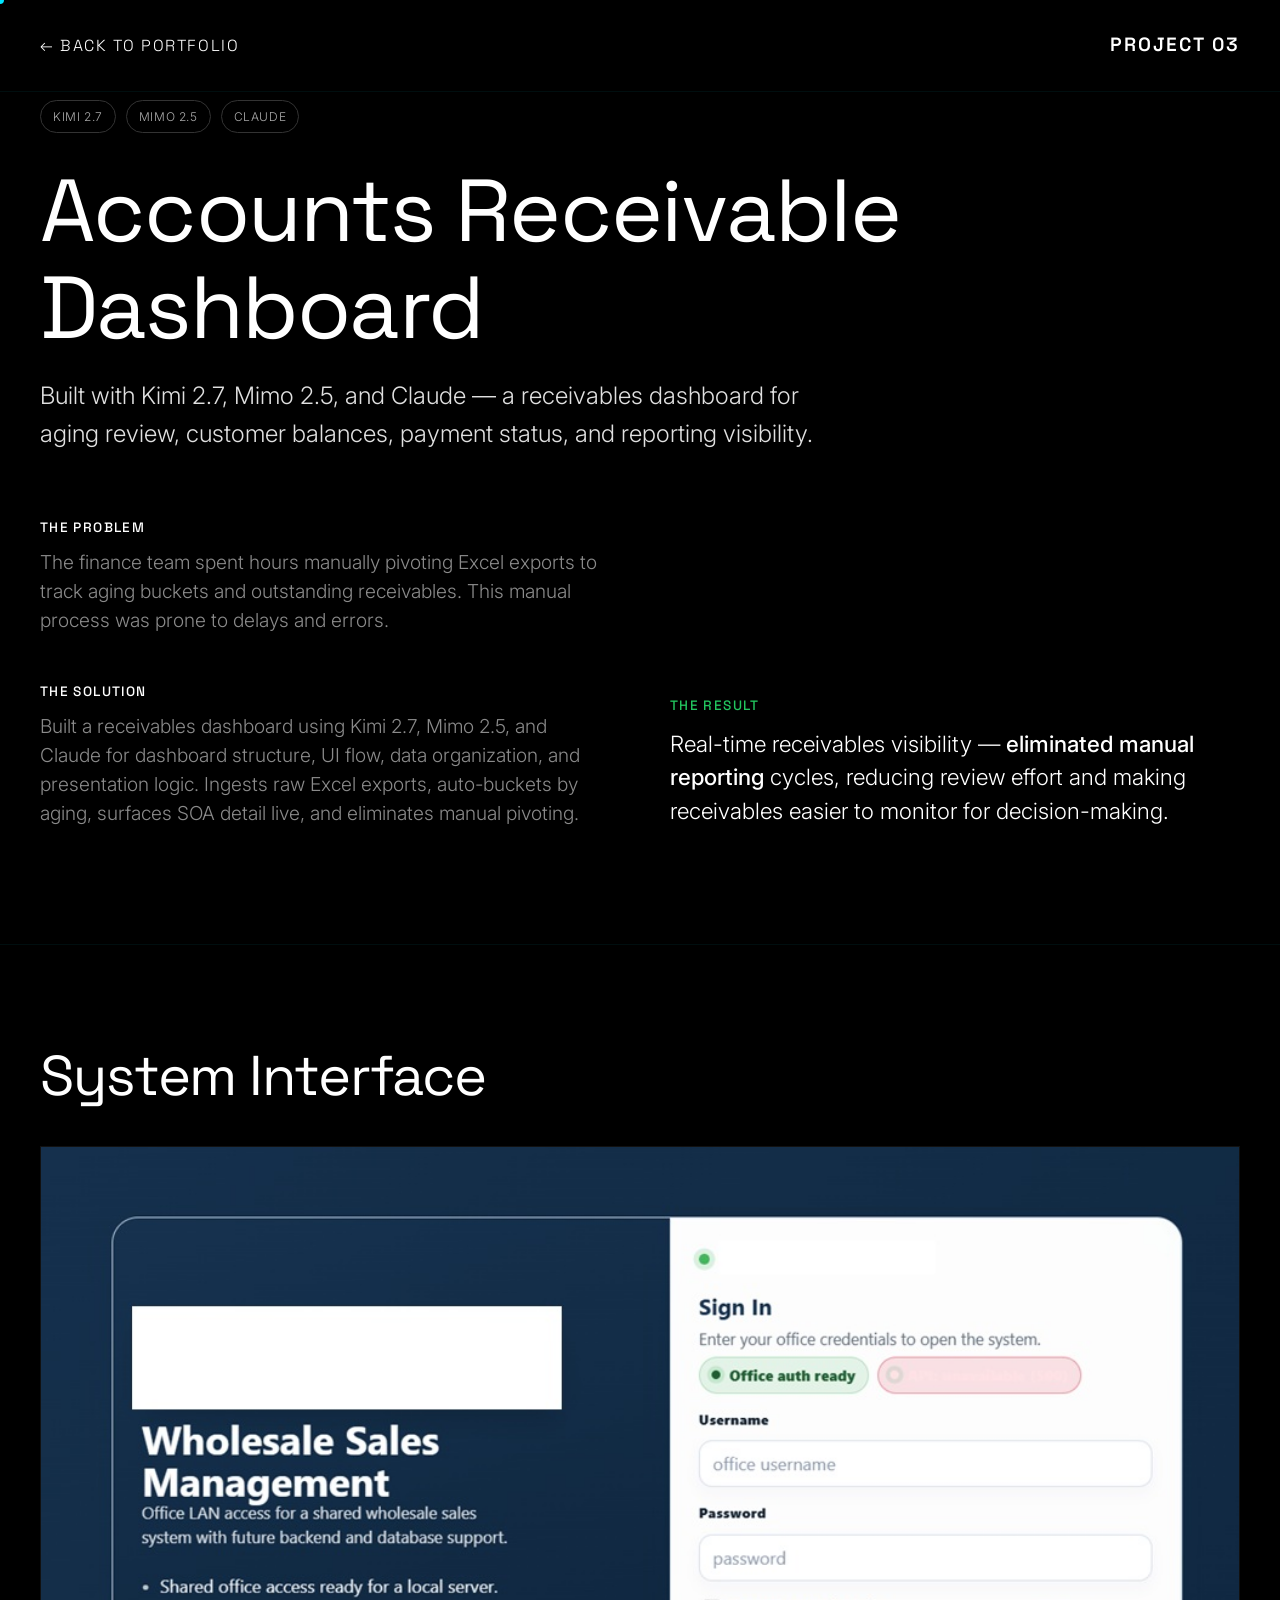
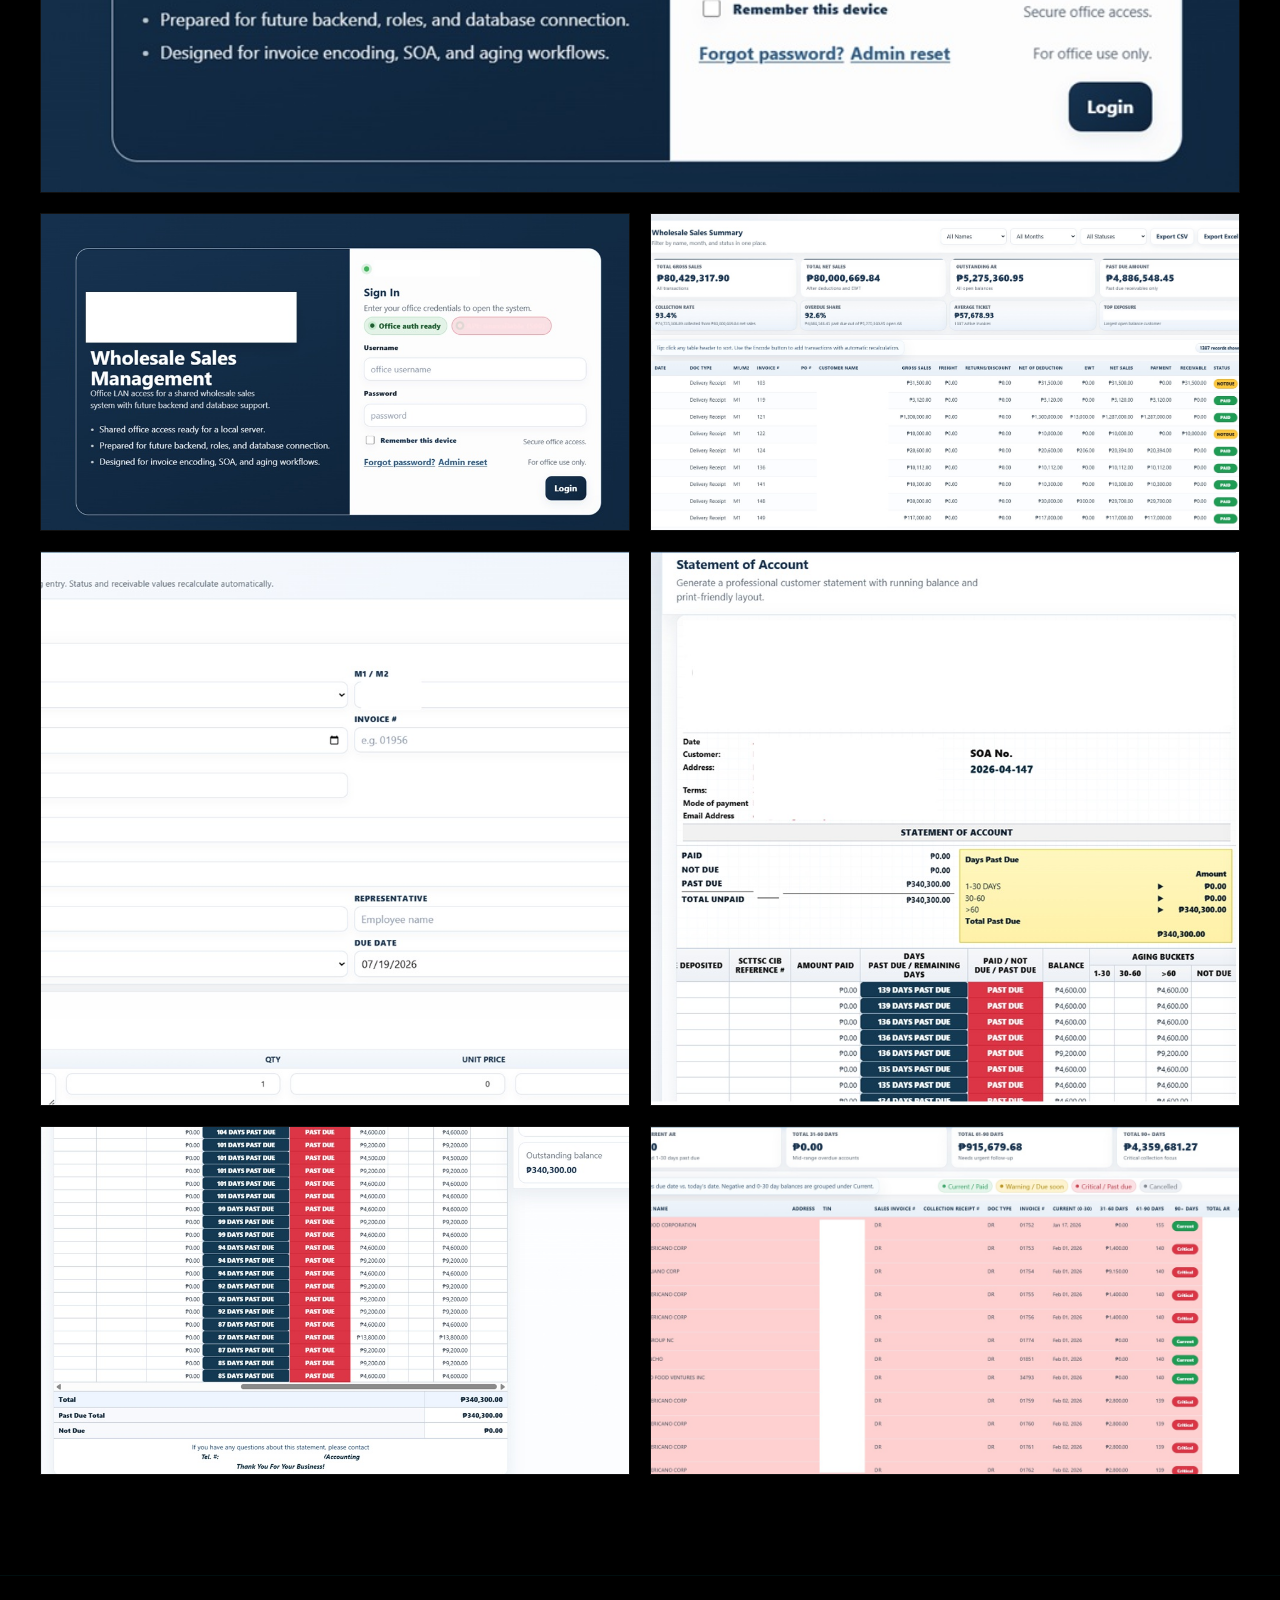
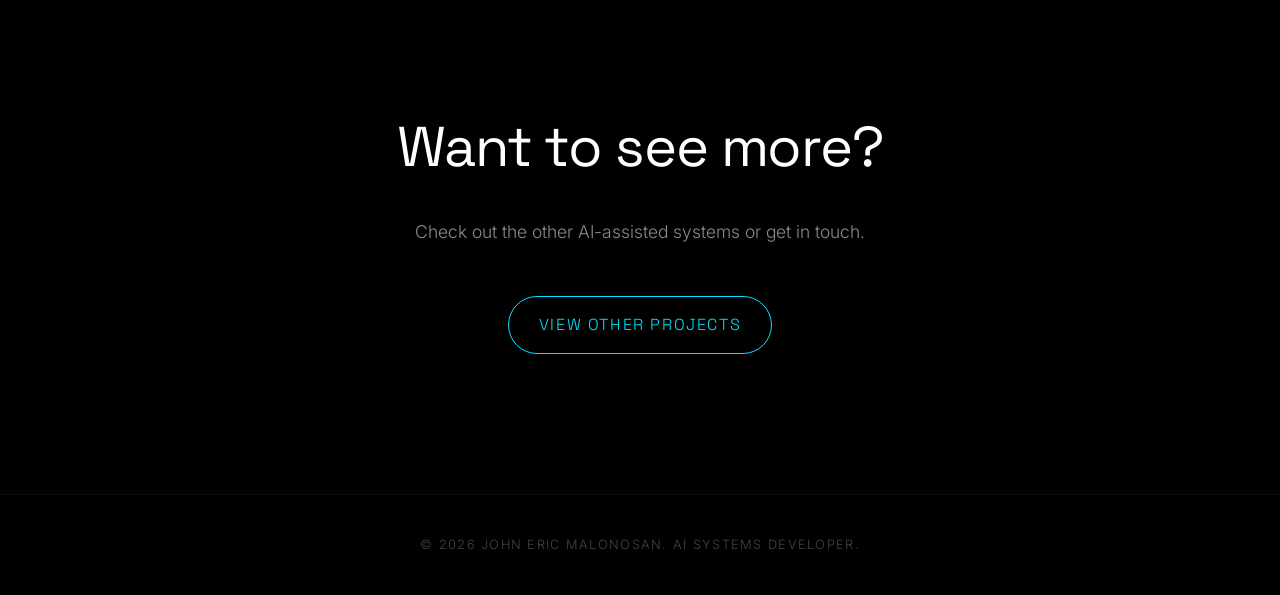
<file: project-ar.html>
<!DOCTYPE html>
<html lang="en">
<head>
    <meta charset="UTF-8">
    <meta name="viewport" content="width=device-width, initial-scale=1.0">
    <title>Accounts Receivable Dashboard | John Eric Malonosan</title>
    <meta name="description" content="Web dashboard for accounts receivable aging review, customer balances, payment status, and reporting visibility.">
    <meta property="og:title" content="Accounts Receivable Dashboard | John Eric Malonosan">
    <meta property="og:description" content="AI-assisted receivables dashboard for aging review, customer balances, and payment status monitoring.">
    <meta property="og:type" content="article">
    <meta property="og:image" content="assets/ar-dashboard.jpg">
    <link rel="preconnect" href="https://fonts.googleapis.com">
    <link rel="preconnect" href="https://fonts.gstatic.com" crossorigin>
    <link href="https://fonts.googleapis.com/css2?family=Inter:wght@300;400;500&family=Space+Grotesk:wght@300;400;500;600;700&display=swap" rel="stylesheet">
    <link rel="stylesheet" href="styles.css">
    <style>
        .nav-links { display: none; }

        /* Hero / Project Header */
        .project-hero {
            min-height: 80vh; display: flex; flex-direction: column; 
            justify-content: center; padding-top: 100px;
        }
        .project-tags { display: flex; gap: 10px; margin-bottom: 30px; flex-wrap: wrap; }
        .project-tags span { font-size: 0.75rem; padding: 6px 12px; border: 1px solid #333; border-radius: 20px; text-transform: uppercase; letter-spacing: 0.05em; color: #aaa; }

        /* Details Layout */
        .details-grid {
            display: grid; grid-template-columns: 1fr 1fr; gap: 60px; margin-top: 60px;
        }
        .detail-label {
            display: inline-block; font-family: var(--font-display); font-weight: 500;
            color: #fff; font-size: 0.85rem; text-transform: uppercase; letter-spacing: 0.1em;
            margin-bottom: 10px;
        }
        .label-result.detail-label { color: #22C55E; }
        .detail-box p { font-size: 1.2rem; line-height: 1.5; }
        .detail-box strong { color: #fff; font-weight: 500; }

        /* Image Gallery */
        .gallery-grid {
            display: grid; grid-template-columns: repeat(2, 1fr); gap: 20px;
        }
        .gallery-item {
            border: 1px solid #111; overflow: hidden; background: #0a0a0a;
            transition: border-color 0.3s ease;
        }
        .gallery-item:hover { border-color: #333; }
        .gallery-item img {
            width: 100%; height: 100%; object-fit: cover; display: block;
            transition: transform 0.5s ease;
        }
        .gallery-item:hover img { transform: scale(1.02); }
        .gallery-item.wide { grid-column: span 2; }

        .cta-section { text-align: center; padding: 140px 0; }

        /* Responsive */
        @media (max-width: 768px) {
            .details-grid, .gallery-grid { grid-template-columns: 1fr; gap: 30px; }
            .gallery-item.wide { grid-column: span 1; }
        }
    </style>
</head>
<body>

    <div class="cursor" id="cursor"></div>

    <!-- Navbar -->
    <header class="navbar">
        <a href="index.html" class="back-link">← Back to Portfolio</a>
        <div class="logo">Project 03</div>
    </header>

    <!-- Project Header -->
    <section class="project-hero">
        <div class="container">
            <div class="project-tags reveal">
                <span>Kimi 2.7</span>
                <span>Mimo 2.5</span>
                <span>Claude</span>
            </div>
            <h1 class="reveal">Accounts Receivable Dashboard</h1>
            <p class="reveal" style="font-size: 1.5rem; color: #e0e0e0; max-width: 800px;">Built with Kimi 2.7, Mimo 2.5, and Claude — a receivables dashboard for aging review, customer balances, payment status, and reporting visibility.</p>
            
            <div class="details-grid">
                <div class="detail-box reveal">
                    <span class="detail-label label-problem">The Problem</span>
                    <p>The finance team spent hours manually pivoting Excel exports to track aging buckets and outstanding receivables. This manual process was prone to delays and errors.</p>
                    
                    <span class="detail-label" style="margin-top: 30px;">The Solution</span>
                    <p>Built a receivables dashboard using Kimi 2.7, Mimo 2.5, and Claude for dashboard structure, UI flow, data organization, and presentation logic. Ingests raw Excel exports, auto-buckets by aging, surfaces SOA detail live, and eliminates manual pivoting.</p>
                </div>
                <div class="detail-box reveal" style="display: flex; flex-direction: column; justify-content: flex-end;">
                    <span class="detail-label label-result">The Result</span>
                    <p style="font-size: 1.4rem; color: #fff;">Real-time receivables visibility — <strong>eliminated manual reporting</strong> cycles, reducing review effort and making receivables easier to monitor for decision-making.</p>
                </div>
            </div>
        </div>
    </section>

    <!-- Screenshots Gallery -->
    <section>
        <div class="container">
            <h2 class="reveal">System Interface</h2>
            <div class="gallery-grid">
                <div class="gallery-item wide reveal">
                    <img src="assets/ar-dashboard.jpg" alt="AR Dashboard Main View">
                </div>
                <div class="gallery-item reveal">
                    <img src="assets/ar-1.jpg" alt="AR Dashboard View 1">
                </div>
                <div class="gallery-item reveal">
                    <img src="assets/ar-2.jpg" alt="AR Dashboard View 2">
                </div>
                <div class="gallery-item reveal">
                    <img src="assets/ar-3.jpg" alt="AR Dashboard View 3">
                </div>
                <div class="gallery-item reveal">
                    <img src="assets/ar-4.jpg" alt="AR Dashboard View 4">
                </div>
                <div class="gallery-item reveal">
                    <img src="assets/ar-5.jpg" alt="AR Dashboard View 5">
                </div>
                <div class="gallery-item reveal">
                    <img src="assets/ar-6.jpg" alt="AR Dashboard View 6">
                </div>
            </div>
        </div>
    </section>

    <!-- CTA -->
    <section class="cta-section">
        <div class="container">
            <h2 class="reveal">Want to see more?</h2>
            <p class="reveal" style="margin: 0 auto 20px;">Check out the other AI-assisted systems or get in touch.</p>
            <a href="index.html#systems" class="btn reveal">View Other Projects</a>
        </div>
    </section>

    <footer>&copy; <span id="year"></span> John Eric Malonosan. AI Systems Developer.</footer>

    <button id="back-to-top" aria-label="Back to top">&uarr;</button>

    <script>
        // Auto-close tab if opened from portfolio
        if (window.opener) {
            const backLink = document.querySelector('.back-link');
            if (backLink) {
                backLink.removeAttribute('href');
                backLink.style.cursor = 'pointer';
                backLink.addEventListener('click', (e) => {
                    e.preventDefault();
                    window.close();
                });
            }
        }

        const cursor = document.getElementById('cursor');
        document.addEventListener('mousemove', (e) => {
            cursor.style.left = e.clientX + 'px';
            cursor.style.top = e.clientY + 'px';
        });
        document.querySelectorAll('a, button, .gallery-item').forEach(el => {
            el.addEventListener('mouseenter', () => cursor.classList.add('hovering'));
            el.addEventListener('mouseleave', () => cursor.classList.remove('hovering'));
        });

        document.getElementById('year').textContent = new Date().getFullYear();

        const reveals = document.querySelectorAll('.reveal');
        const observer = new IntersectionObserver((entries) => {
            entries.forEach(entry => {
                if (entry.isIntersecting) entry.target.classList.add('visible');
            });
        }, { threshold: 0.1 });
        reveals.forEach(el => observer.observe(el));

        const backToTop = document.getElementById('back-to-top');
        window.addEventListener('scroll', () => {
            backToTop.classList.toggle('visible', window.scrollY > 400);
        });
        backToTop.addEventListener('click', () => {
            window.scrollTo({ top: 0, behavior: 'smooth' });
        });
    </script>
</body>
</html>
</file>
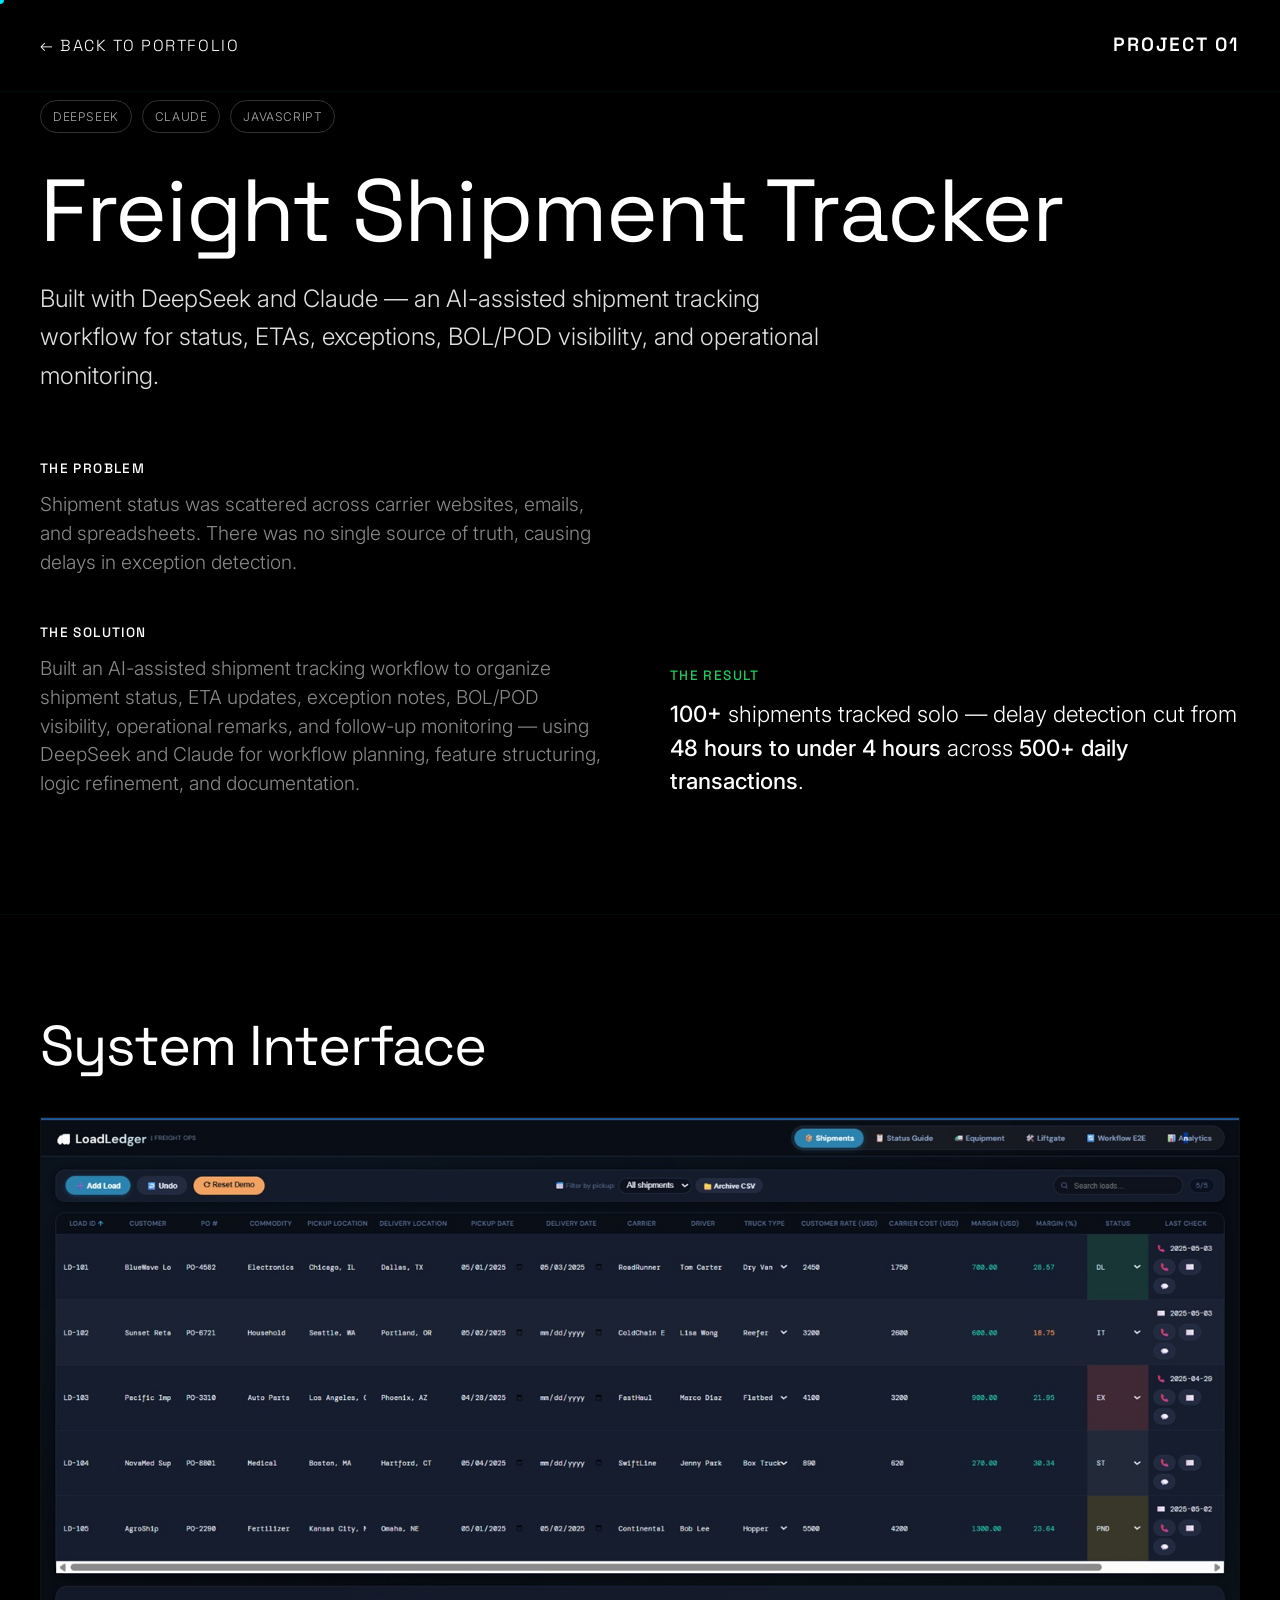
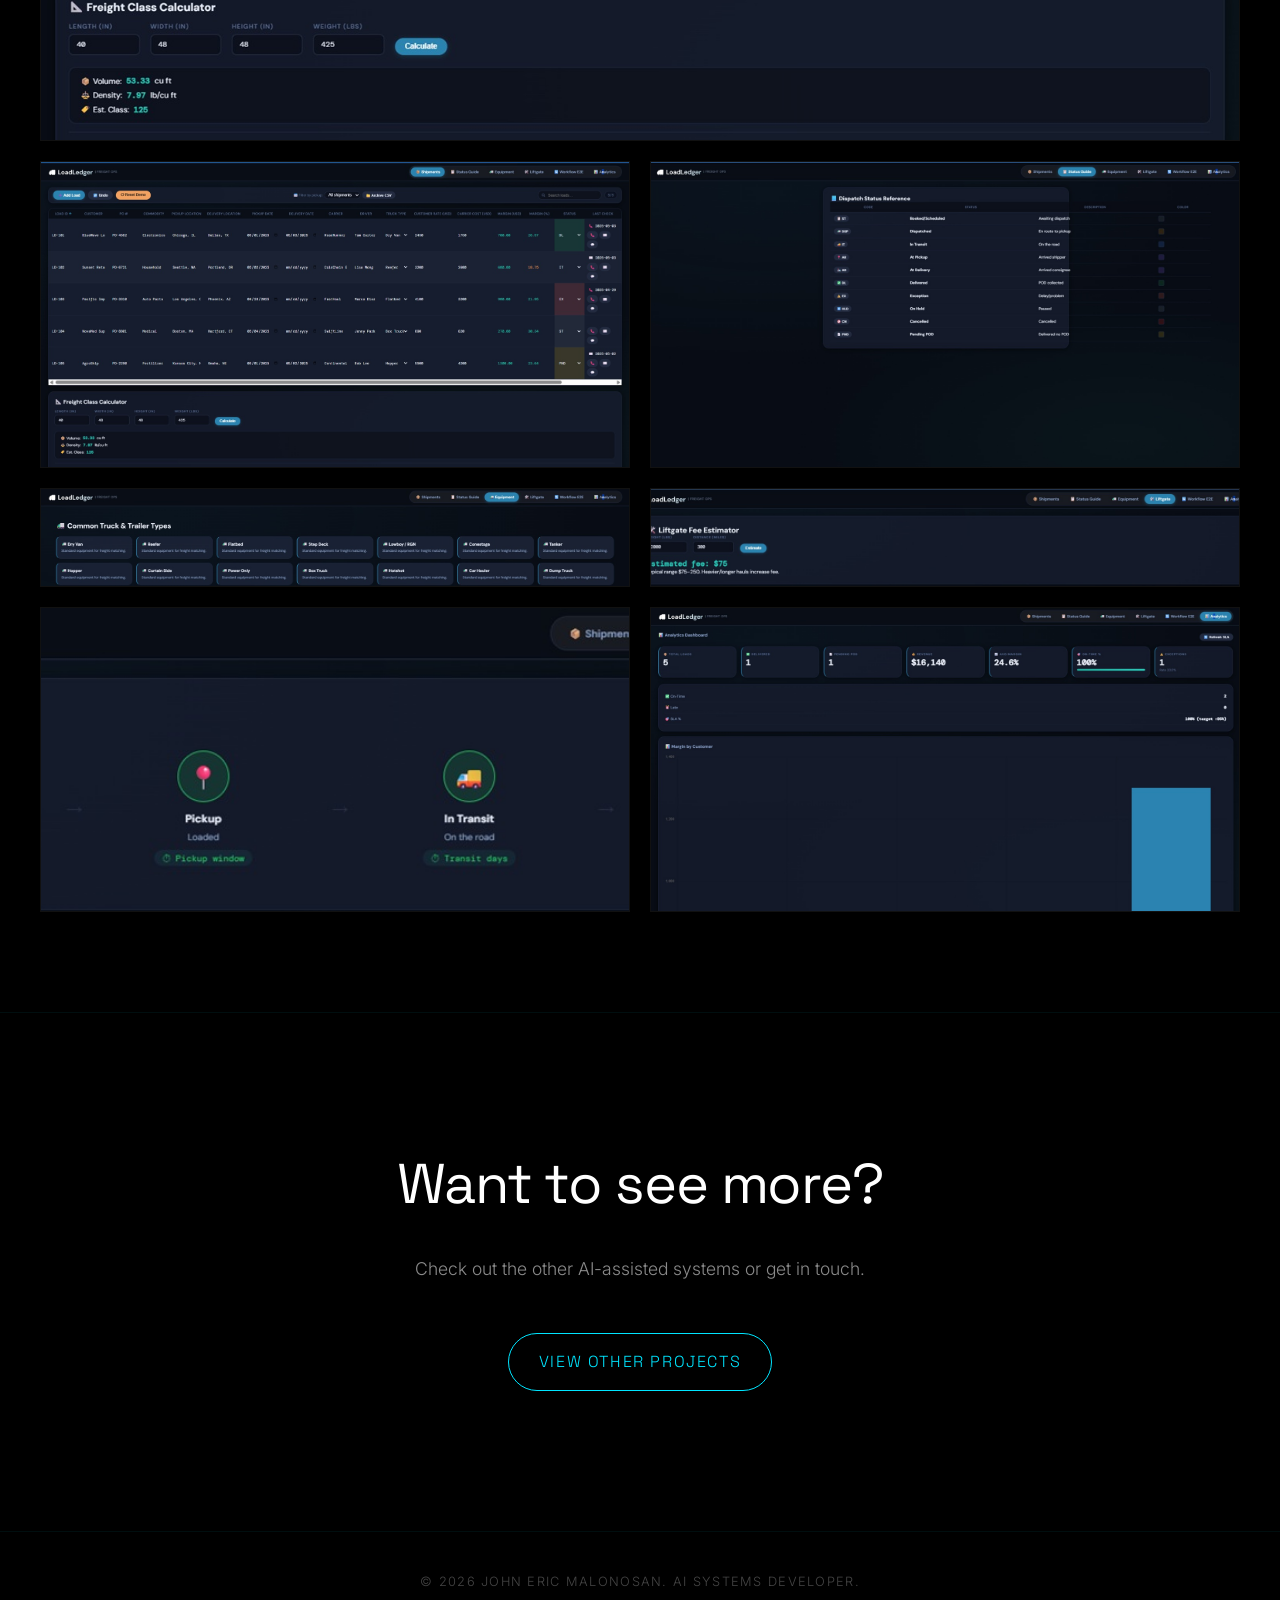
<file: project-freight.html>
<!DOCTYPE html>
<html lang="en">
<head>
    <meta charset="UTF-8">
    <meta name="viewport" content="width=device-width, initial-scale=1.0">
    <title>Freight Shipment Tracker | John Eric Malonosan</title>
    <meta name="description" content="AI-assisted freight shipment tracking dashboard for status, ETAs, exceptions, BOL/POD visibility, and operational monitoring.">
    <meta property="og:title" content="Freight Shipment Tracker | John Eric Malonosan">
    <meta property="og:description" content="Real-time dispatch dashboard with shipment lifecycle tracking, KPI monitoring, and BOL/POD workflows.">
    <meta property="og:type" content="article">
    <meta property="og:image" content="assets/freight-tracker.jpg">
    <link rel="preconnect" href="https://fonts.googleapis.com">
    <link rel="preconnect" href="https://fonts.gstatic.com" crossorigin>
    <link href="https://fonts.googleapis.com/css2?family=Inter:wght@300;400;500&family=Space+Grotesk:wght@300;400;500;600;700&display=swap" rel="stylesheet">
    <link rel="stylesheet" href="styles.css">
    <style>
        .nav-links { display: none; }

        /* Hero / Project Header */
        .project-hero {
            min-height: 80vh; display: flex; flex-direction: column; 
            justify-content: center; padding-top: 100px;
        }
        .project-tags { display: flex; gap: 10px; margin-bottom: 30px; flex-wrap: wrap; }
        .project-tags span { font-size: 0.75rem; padding: 6px 12px; border: 1px solid #333; border-radius: 20px; text-transform: uppercase; letter-spacing: 0.05em; color: #aaa; }

        /* Details Layout */
        .details-grid {
            display: grid; grid-template-columns: 1fr 1fr; gap: 60px; margin-top: 60px;
        }
        .detail-label {
            display: inline-block; font-family: var(--font-display); font-weight: 500;
            color: #fff; font-size: 0.85rem; text-transform: uppercase; letter-spacing: 0.1em;
            margin-bottom: 10px;
        }
        .label-result.detail-label { color: #22C55E; }
        .detail-box p { font-size: 1.2rem; line-height: 1.5; }
        .detail-box strong { color: #fff; font-weight: 500; }

        /* Image Gallery */
        .gallery-grid {
            display: grid; grid-template-columns: repeat(2, 1fr); gap: 20px;
        }
        .gallery-item {
            border: 1px solid #111; overflow: hidden; background: #0a0a0a;
            transition: border-color 0.3s ease;
        }
        .gallery-item:hover { border-color: #333; }
        .gallery-item img {
            width: 100%; height: 100%; object-fit: cover; display: block;
            transition: transform 0.5s ease;
        }
        .gallery-item:hover img { transform: scale(1.02); }
        .gallery-item.wide { grid-column: span 2; }

        .cta-section { text-align: center; padding: 140px 0; }

        /* Responsive */
        @media (max-width: 768px) {
            .details-grid, .gallery-grid { grid-template-columns: 1fr; gap: 30px; }
            .gallery-item.wide { grid-column: span 1; }
        }
    </style>
</head>
<body>

    <div class="cursor" id="cursor"></div>

    <!-- Navbar -->
    <header class="navbar">
        <a href="index.html" class="back-link">← Back to Portfolio</a>
        <div class="logo">Project 01</div>
    </header>

    <!-- Project Header -->
    <section class="project-hero">
        <div class="container">
            <div class="project-tags reveal">
                <span>DeepSeek</span>
                <span>Claude</span>
                <span>JavaScript</span>
            </div>
            <h1 class="reveal">Freight Shipment Tracker</h1>
            <p class="reveal" style="font-size: 1.5rem; color: #e0e0e0; max-width: 800px;">Built with DeepSeek and Claude — an AI-assisted shipment tracking workflow for status, ETAs, exceptions, BOL/POD visibility, and operational monitoring.</p>
            
            <div class="details-grid">
                <div class="detail-box reveal">
                    <span class="detail-label label-problem">The Problem</span>
                    <p>Shipment status was scattered across carrier websites, emails, and spreadsheets. There was no single source of truth, causing delays in exception detection.</p>
                    
                    <span class="detail-label" style="margin-top: 30px;">The Solution</span>
                    <p>Built an AI-assisted shipment tracking workflow to organize shipment status, ETA updates, exception notes, BOL/POD visibility, operational remarks, and follow-up monitoring — using DeepSeek and Claude for workflow planning, feature structuring, logic refinement, and documentation.</p>
                </div>
                <div class="detail-box reveal" style="display: flex; flex-direction: column; justify-content: flex-end;">
                    <span class="detail-label label-result">The Result</span>
                    <p style="font-size: 1.4rem; color: #fff;"><strong>100+</strong> shipments tracked solo — delay detection cut from <strong>48 hours to under 4 hours</strong> across <strong>500+ daily transactions</strong>.</p>
                </div>
            </div>
        </div>
    </section>

    <!-- Screenshots Gallery -->
    <section>
        <div class="container">
            <h2 class="reveal">System Interface</h2>
            <div class="gallery-grid">
                <div class="gallery-item wide reveal">
                    <img src="assets/freight-tracker.jpg" alt="Freight Tracker Main Dashboard">
                </div>
                <div class="gallery-item reveal">
                    <img src="assets/freight-1.jpg" alt="Freight Tracker View 1">
                </div>
                <div class="gallery-item reveal">
                    <img src="assets/freight-2.jpg" alt="Freight Tracker View 2">
                </div>
                <div class="gallery-item reveal">
                    <img src="assets/freight-3.jpg" alt="Freight Tracker View 3">
                </div>
                <div class="gallery-item reveal">
                    <img src="assets/freight-4.jpg" alt="Freight Tracker View 4">
                </div>
                <div class="gallery-item reveal">
                    <img src="assets/freight-5.jpg" alt="Freight Tracker View 5">
                </div>
                <div class="gallery-item reveal">
                    <img src="assets/freight-6.jpg" alt="Freight Tracker View 6">
                </div>
            </div>
        </div>
    </section>

    <!-- CTA -->
    <section class="cta-section">
        <div class="container">
            <h2 class="reveal">Want to see more?</h2>
            <p class="reveal" style="margin: 0 auto 20px;">Check out the other AI-assisted systems or get in touch.</p>
            <a href="index.html#systems" class="btn reveal">View Other Projects</a>
        </div>
    </section>

    <footer>&copy; <span id="year"></span> John Eric Malonosan. AI Systems Developer.</footer>

    <button id="back-to-top" aria-label="Back to top">&uarr;</button>

    <script>
        // Auto-close tab if opened from portfolio
        if (window.opener) {
            const backLink = document.querySelector('.back-link');
            if (backLink) {
                backLink.removeAttribute('href');
                backLink.style.cursor = 'pointer';
                backLink.addEventListener('click', (e) => {
                    e.preventDefault();
                    window.close();
                });
            }
        }

        const cursor = document.getElementById('cursor');
        document.addEventListener('mousemove', (e) => {
            cursor.style.left = e.clientX + 'px';
            cursor.style.top = e.clientY + 'px';
        });
        document.querySelectorAll('a, button, .gallery-item').forEach(el => {
            el.addEventListener('mouseenter', () => cursor.classList.add('hovering'));
            el.addEventListener('mouseleave', () => cursor.classList.remove('hovering'));
        });

        document.getElementById('year').textContent = new Date().getFullYear();

        const reveals = document.querySelectorAll('.reveal');
        const observer = new IntersectionObserver((entries) => {
            entries.forEach(entry => {
                if (entry.isIntersecting) entry.target.classList.add('visible');
            });
        }, { threshold: 0.1 });
        reveals.forEach(el => observer.observe(el));

        const backToTop = document.getElementById('back-to-top');
        window.addEventListener('scroll', () => {
            backToTop.classList.toggle('visible', window.scrollY > 400);
        });
        backToTop.addEventListener('click', () => {
            window.scrollTo({ top: 0, behavior: 'smooth' });
        });
    </script>
</body>
</html>
</file>
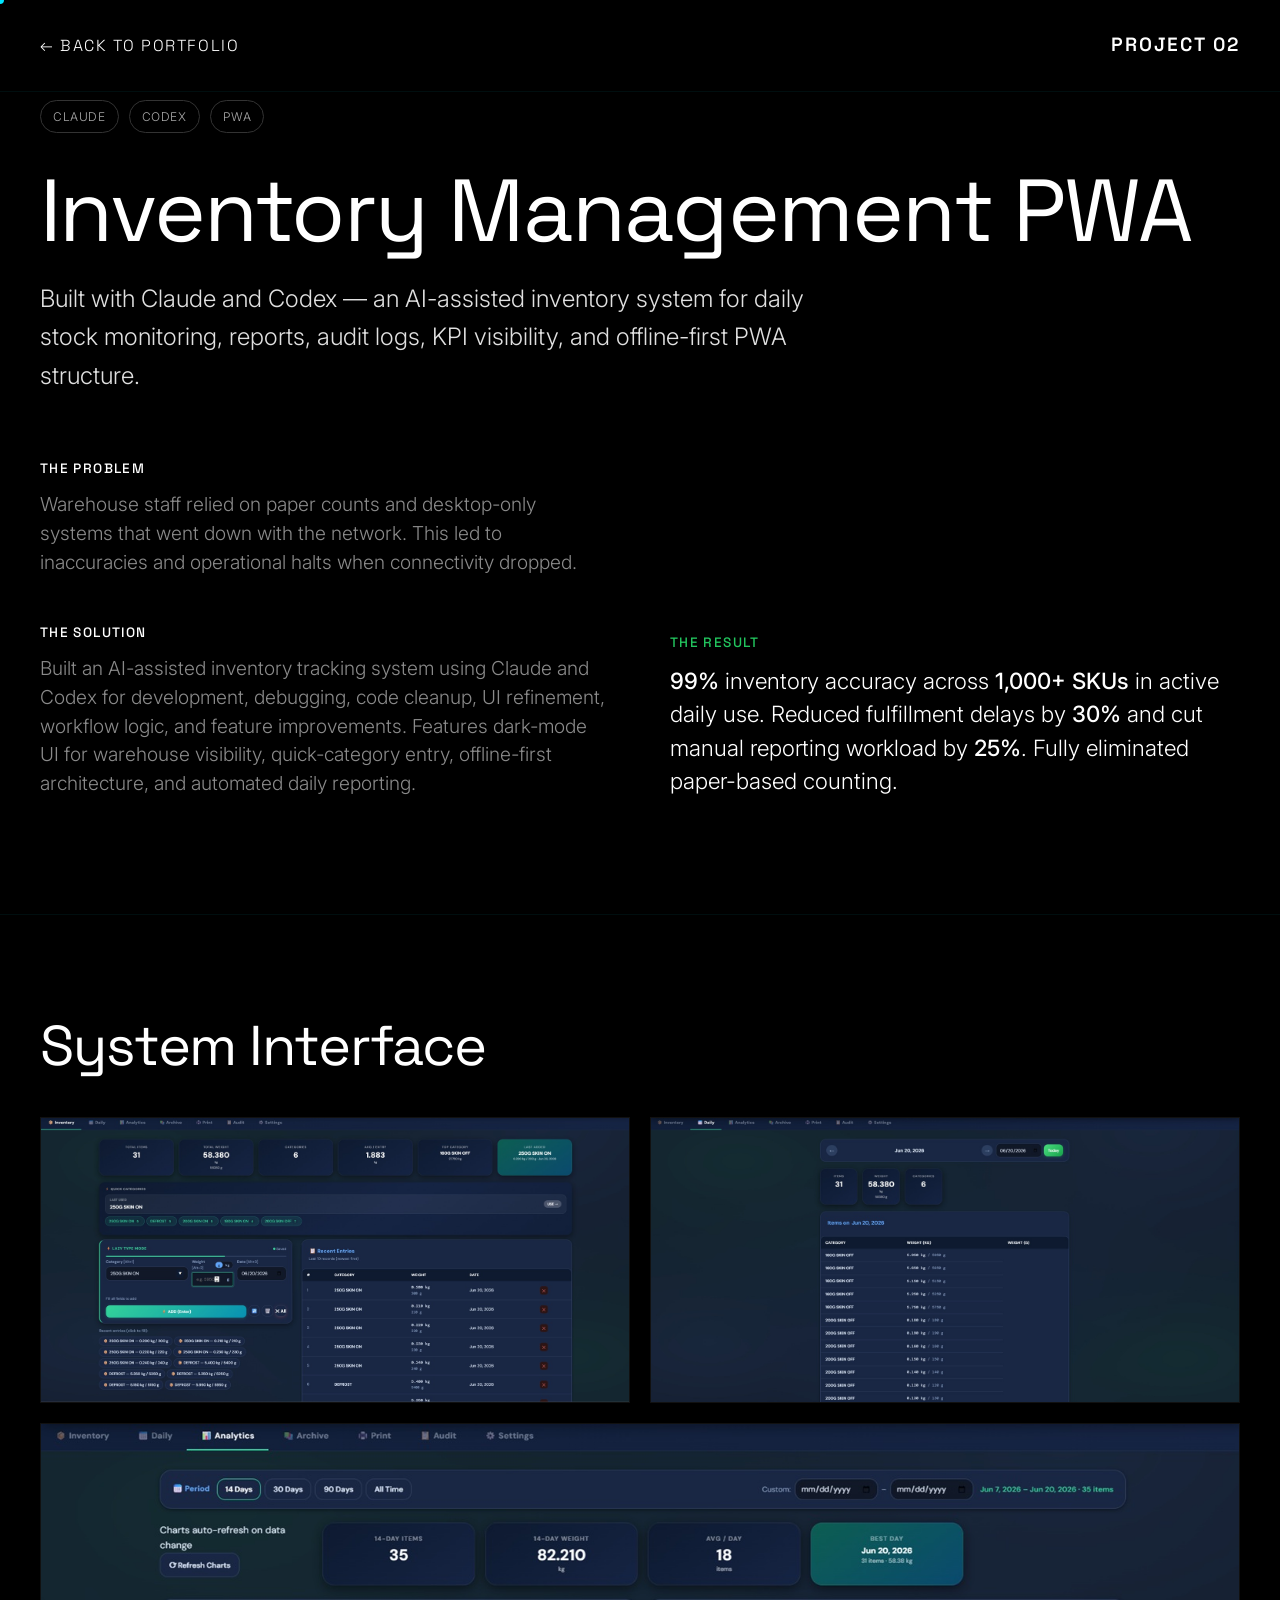
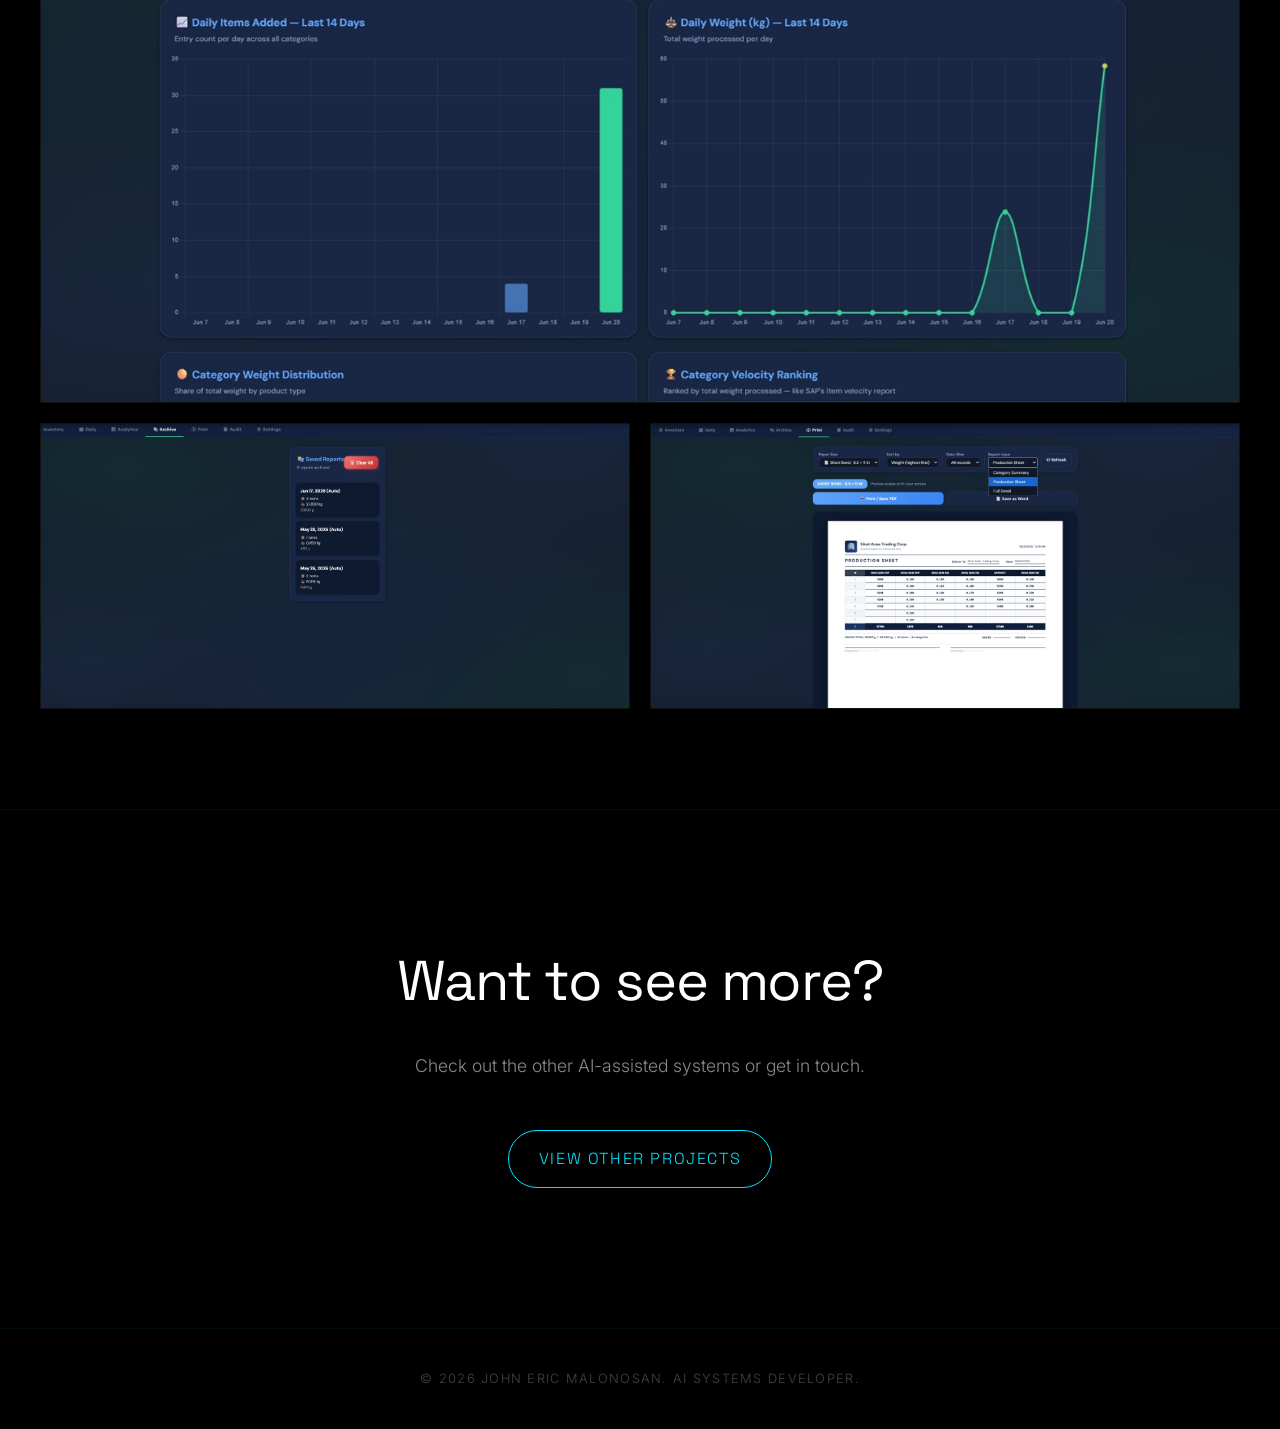
<file: project-inventory.html>
<!DOCTYPE html>
<html lang="en">
<head>
    <meta charset="UTF-8">
    <meta name="viewport" content="width=device-width, initial-scale=1.0">
    <title>Inventory Management PWA | John Eric Malonosan</title>
    <meta name="description" content="Offline-first Progressive Web App for warehouse inventory management — zero server dependency, syncs when online.">
    <meta property="og:title" content="Inventory Management PWA | John Eric Malonosan">
    <meta property="og:description" content="AI-assisted inventory system for daily stock monitoring, reports, audit logs, and KPI visibility.">
    <meta property="og:type" content="article">
    <meta property="og:image" content="assets/inventory-pwa.jpg">
    <link rel="preconnect" href="https://fonts.googleapis.com">
    <link rel="preconnect" href="https://fonts.gstatic.com" crossorigin>
    <link href="https://fonts.googleapis.com/css2?family=Inter:wght@300;400;500&family=Space+Grotesk:wght@300;400;500;600;700&display=swap" rel="stylesheet">
    <link rel="stylesheet" href="styles.css">
    <style>
        .nav-links { display: none; }

        /* Hero / Project Header */
        .project-hero {
            min-height: 80vh; display: flex; flex-direction: column; 
            justify-content: center; padding-top: 100px;
        }
        .project-tags { display: flex; gap: 10px; margin-bottom: 30px; flex-wrap: wrap; }
        .project-tags span { font-size: 0.75rem; padding: 6px 12px; border: 1px solid #333; border-radius: 20px; text-transform: uppercase; letter-spacing: 0.05em; color: #aaa; }

        /* Details Layout */
        .details-grid {
            display: grid; grid-template-columns: 1fr 1fr; gap: 60px; margin-top: 60px;
        }
        .detail-label {
            display: inline-block; font-family: var(--font-display); font-weight: 500;
            color: #fff; font-size: 0.85rem; text-transform: uppercase; letter-spacing: 0.1em;
            margin-bottom: 10px;
        }
        .label-result.detail-label { color: #22C55E; }
        .detail-box p { font-size: 1.2rem; line-height: 1.5; }
        .detail-box strong { color: #fff; font-weight: 500; }

        /* Image Gallery */
        .gallery-grid {
            display: grid; grid-template-columns: repeat(2, 1fr); gap: 20px;
        }
        .gallery-item {
            border: 1px solid #111; overflow: hidden; background: #0a0a0a;
            transition: border-color 0.3s ease;
        }
        .gallery-item:hover { border-color: #333; }
        .gallery-item img {
            width: 100%; height: 100%; object-fit: cover; display: block;
            transition: transform 0.5s ease;
        }
        .gallery-item:hover img { transform: scale(1.02); }
        .gallery-item.wide { grid-column: span 2; }

        .cta-section { text-align: center; padding: 140px 0; }

        /* Responsive */
        @media (max-width: 768px) {
            .details-grid, .gallery-grid { grid-template-columns: 1fr; gap: 30px; }
            .gallery-item.wide { grid-column: span 1; }
        }
    </style>
</head>
<body>

    <div class="cursor" id="cursor"></div>

    <!-- Navbar -->
    <header class="navbar">
        <a href="index.html" class="back-link">← Back to Portfolio</a>
        <div class="logo">Project 02</div>
    </header>

    <!-- Project Header -->
    <section class="project-hero">
        <div class="container">
            <div class="project-tags reveal">
                <span>Claude</span>
                <span>Codex</span>
                <span>PWA</span>
            </div>
            <h1 class="reveal">Inventory Management PWA</h1>
            <p class="reveal" style="font-size: 1.5rem; color: #e0e0e0; max-width: 800px;">Built with Claude and Codex — an AI-assisted inventory system for daily stock monitoring, reports, audit logs, KPI visibility, and offline-first PWA structure.</p>
            
            <div class="details-grid">
                <div class="detail-box reveal">
                    <span class="detail-label label-problem">The Problem</span>
                    <p>Warehouse staff relied on paper counts and desktop-only systems that went down with the network. This led to inaccuracies and operational halts when connectivity dropped.</p>
                    
                    <span class="detail-label" style="margin-top: 30px;">The Solution</span>
                    <p>Built an AI-assisted inventory tracking system using Claude and Codex for development, debugging, code cleanup, UI refinement, workflow logic, and feature improvements. Features dark-mode UI for warehouse visibility, quick-category entry, offline-first architecture, and automated daily reporting.</p>
                </div>
                <div class="detail-box reveal" style="display: flex; flex-direction: column; justify-content: flex-end;">
                    <span class="detail-label label-result">The Result</span>
                    <p style="font-size: 1.4rem; color: #fff;"><strong>99%</strong> inventory accuracy across <strong>1,000+ SKUs</strong> in active daily use. Reduced fulfillment delays by <strong>30%</strong> and cut manual reporting workload by <strong>25%</strong>. Fully eliminated paper-based counting.</p>
                </div>
            </div>
        </div>
    </section>

    <!-- Screenshots Gallery -->
    <section>
        <div class="container">
            <h2 class="reveal">System Interface</h2>
            <div class="gallery-grid">
                <!-- Main Dashboard -->
                <div class="gallery-item reveal">
                    <img src="assets/inventory-1.jpg" alt="PWA Main Dashboard">
                </div>
                <!-- Daily View -->
                <div class="gallery-item reveal">
                    <img src="assets/inventory-2.jpg" alt="Daily Items Log">
                </div>
                <!-- Analytics -->
                <div class="gallery-item wide reveal">
                    <img src="assets/inventory-3.jpg" alt="Analytics and Trends">
                </div>
                <!-- Archive -->
                <div class="gallery-item reveal">
                    <img src="assets/inventory-4.jpg" alt="Archived Reports">
                </div>
                <!-- Print View -->
                <div class="gallery-item reveal">
                    <img src="assets/inventory-5.jpg" alt="Print and Export View">
                </div>
            </div>
        </div>
    </section>

    <!-- CTA -->
    <section class="cta-section">
        <div class="container">
            <h2 class="reveal">Want to see more?</h2>
            <p class="reveal" style="margin: 0 auto 20px;">Check out the other AI-assisted systems or get in touch.</p>
            <a href="index.html#systems" class="btn reveal">View Other Projects</a>
        </div>
    </section>

    <footer>&copy; <span id="year"></span> John Eric Malonosan. AI Systems Developer.</footer>

    <button id="back-to-top" aria-label="Back to top">&uarr;</button>

    <script>
        // Auto-close tab if opened from portfolio
        if (window.opener) {
            const backLink = document.querySelector('.back-link');
            if (backLink) {
                backLink.removeAttribute('href');
                backLink.style.cursor = 'pointer';
                backLink.addEventListener('click', (e) => {
                    e.preventDefault();
                    window.close();
                });
            }
        }

        const cursor = document.getElementById('cursor');
        document.addEventListener('mousemove', (e) => {
            cursor.style.left = e.clientX + 'px';
            cursor.style.top = e.clientY + 'px';
        });
        document.querySelectorAll('a, button, .gallery-item').forEach(el => {
            el.addEventListener('mouseenter', () => cursor.classList.add('hovering'));
            el.addEventListener('mouseleave', () => cursor.classList.remove('hovering'));
        });

        document.getElementById('year').textContent = new Date().getFullYear();

        const reveals = document.querySelectorAll('.reveal');
        const observer = new IntersectionObserver((entries) => {
            entries.forEach(entry => {
                if (entry.isIntersecting) entry.target.classList.add('visible');
            });
        }, { threshold: 0.1 });
        reveals.forEach(el => observer.observe(el));

        const backToTop = document.getElementById('back-to-top');
        window.addEventListener('scroll', () => {
            backToTop.classList.toggle('visible', window.scrollY > 400);
        });
        backToTop.addEventListener('click', () => {
            window.scrollTo({ top: 0, behavior: 'smooth' });
        });
    </script>
</body>
</html>
</file>
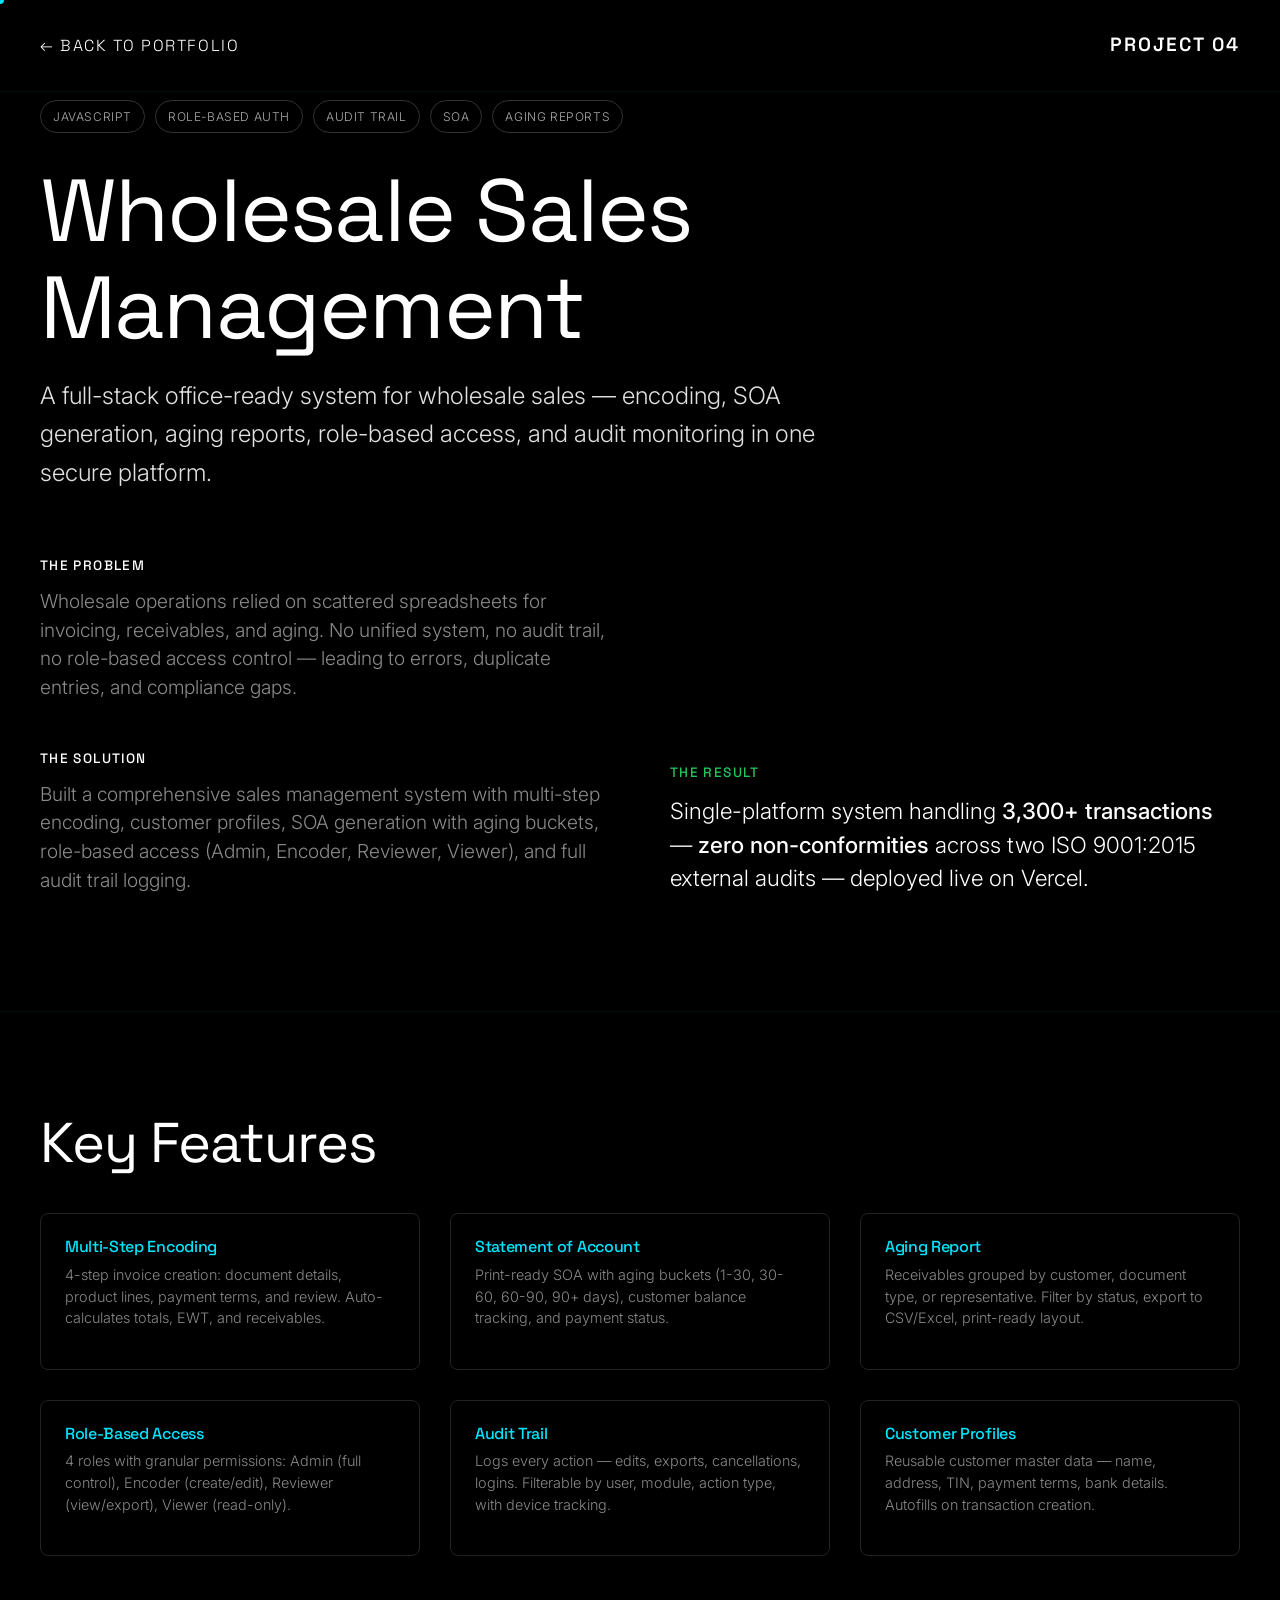
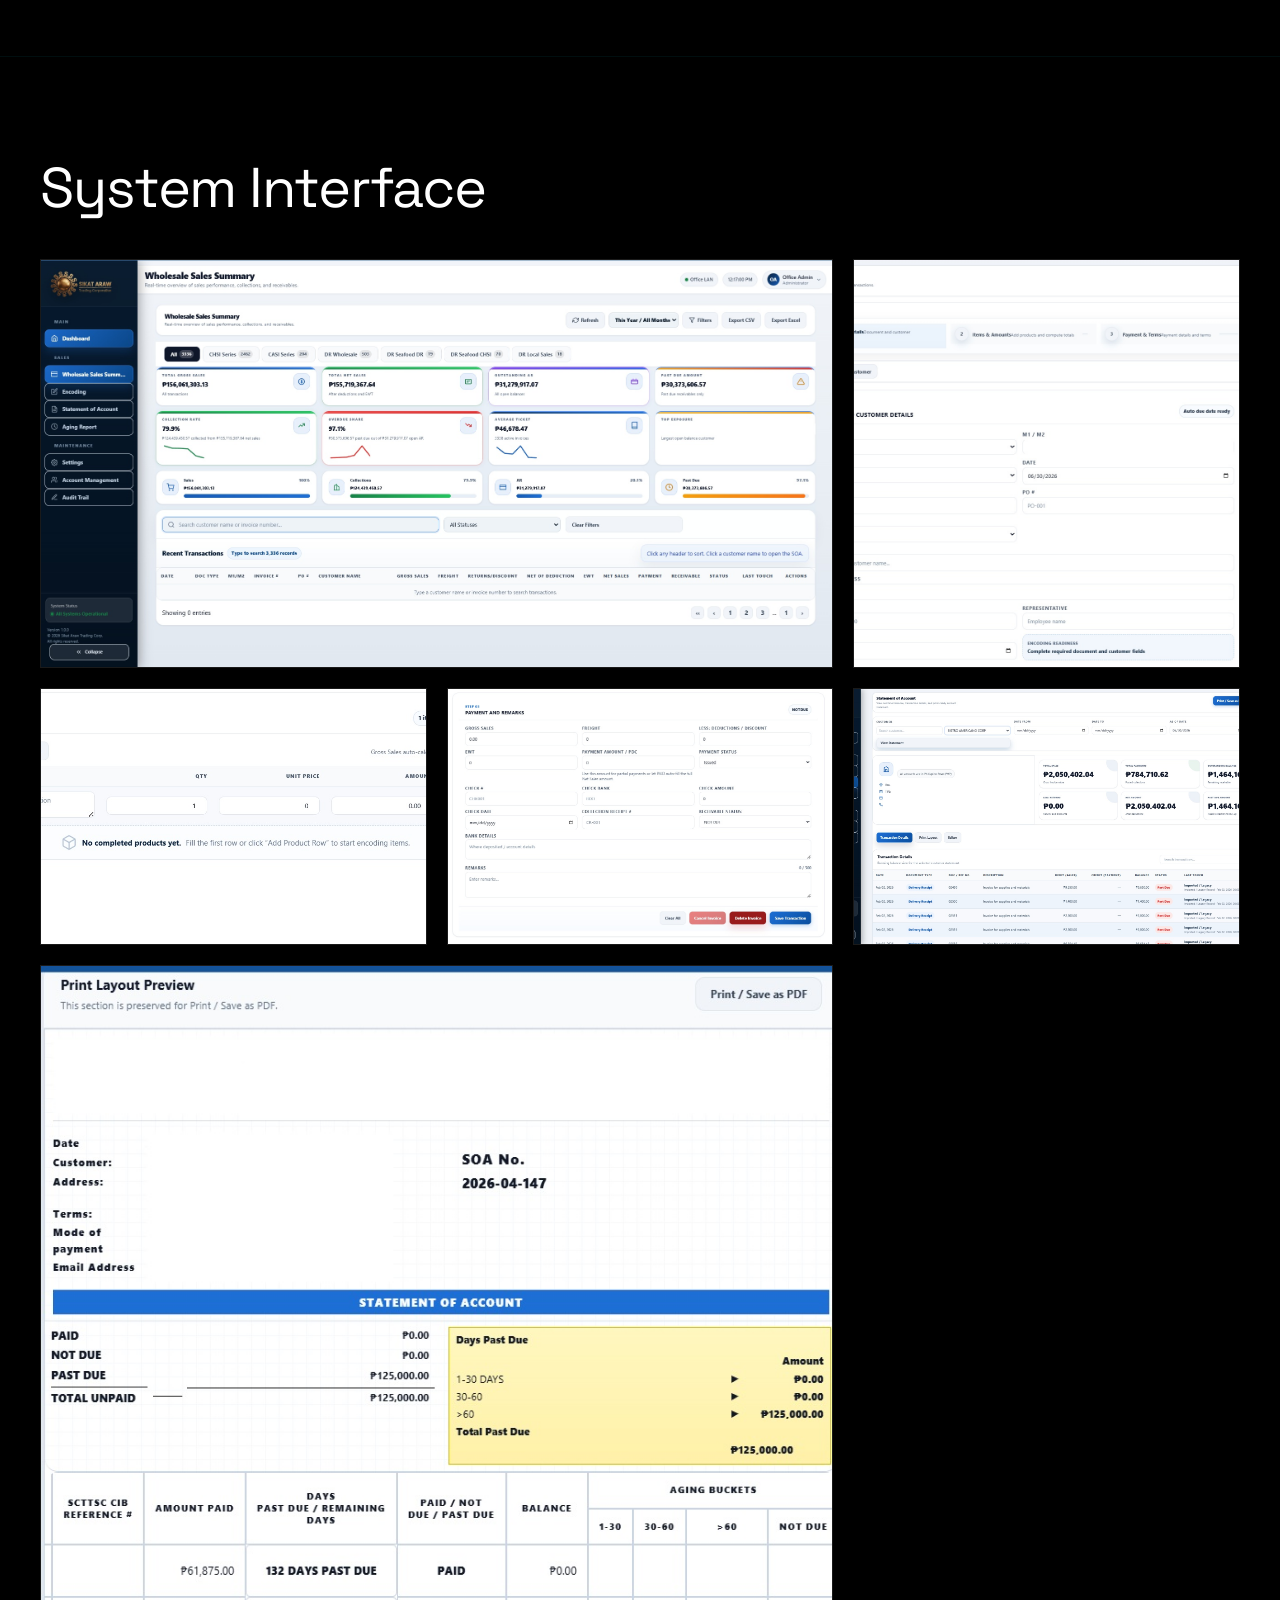
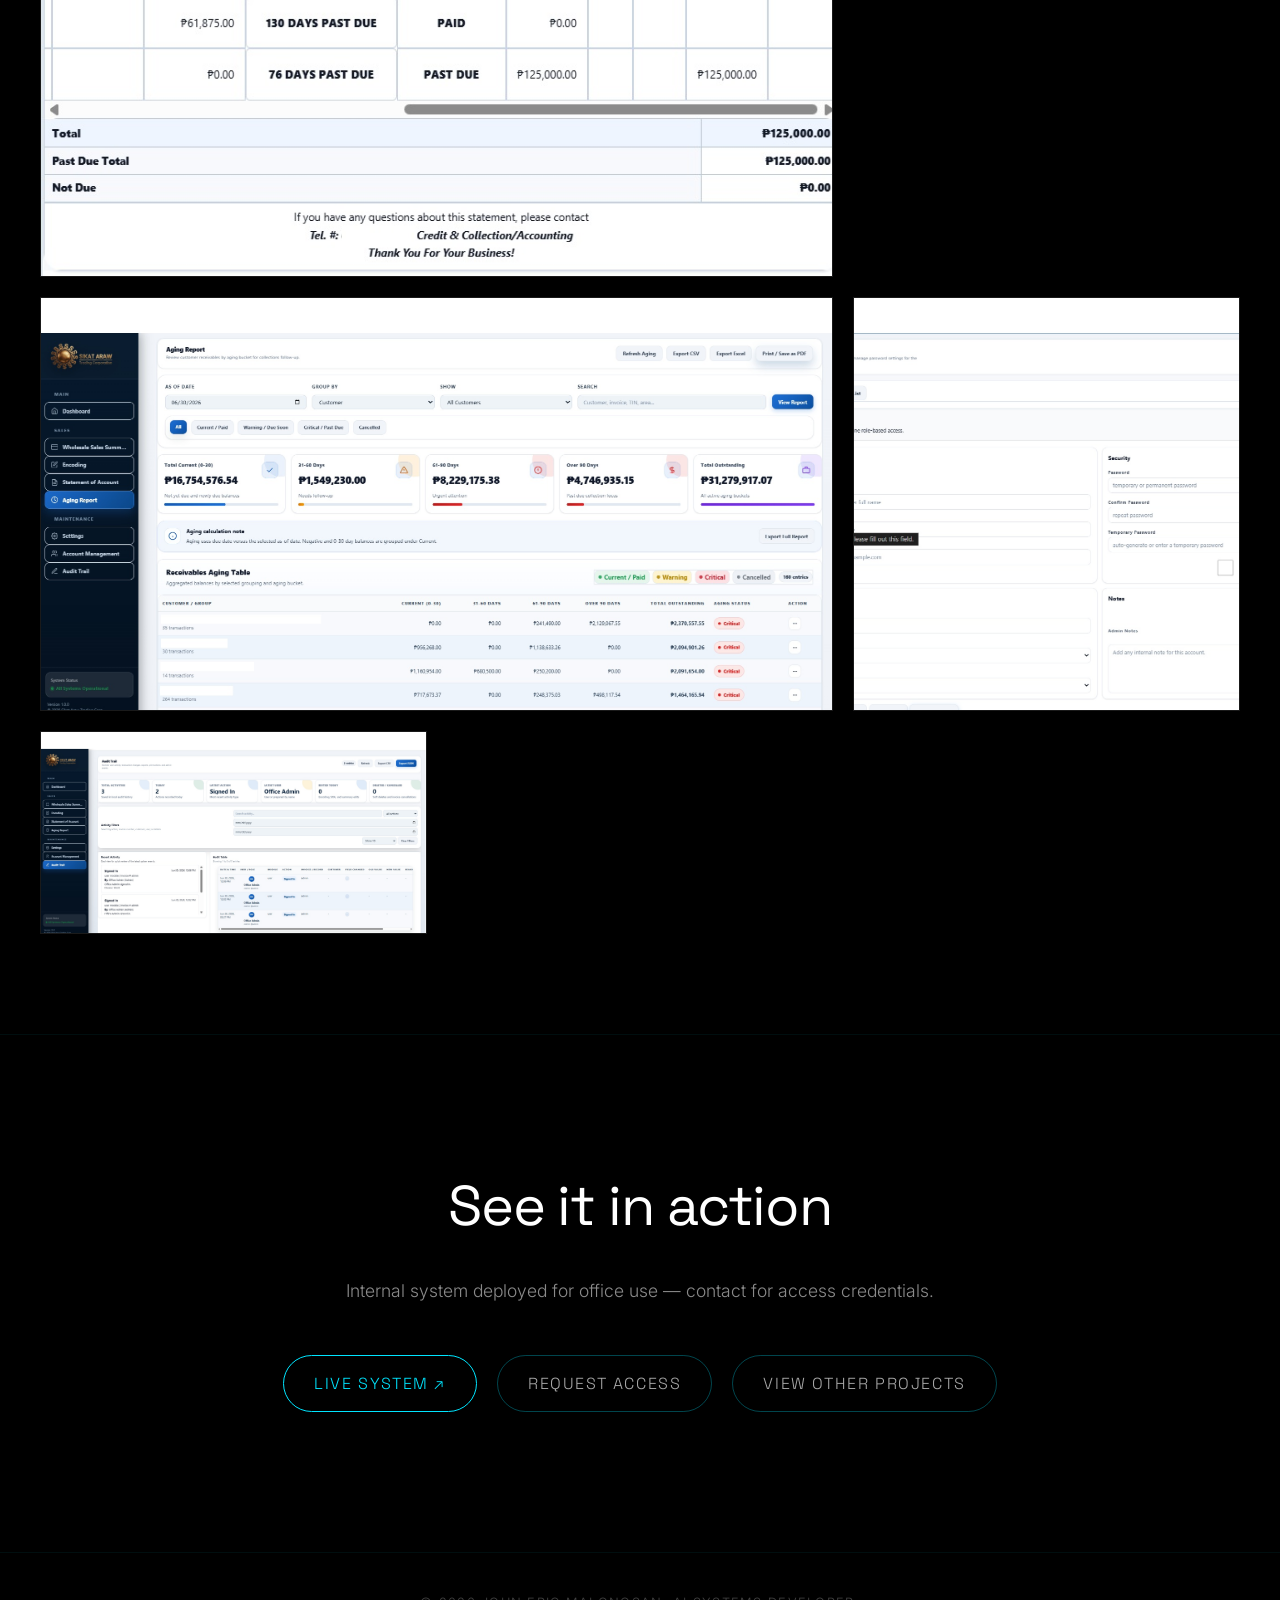
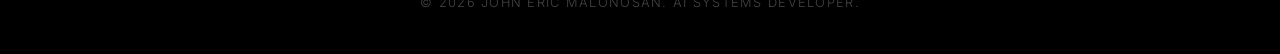
<file: project-wholesale.html>
<!DOCTYPE html>
<html lang="en">
<head>
    <meta charset="UTF-8">
    <meta name="viewport" content="width=device-width, initial-scale=1.0">
    <title>Wholesale Sales Management | John Eric Malonosan</title>
    <meta name="description" content="Full-stack wholesale sales management system with encoding, SOA, aging reports, role-based access, and audit trail.">
    <meta property="og:title" content="Wholesale Sales Management | John Eric Malonosan">
    <meta property="og:description" content="Office-ready sales management system with encoding, SOA, aging, and role-based access.">
    <meta property="og:type" content="article">
    <link rel="preconnect" href="https://fonts.googleapis.com">
    <link rel="preconnect" href="https://fonts.gstatic.com" crossorigin>
    <link href="https://fonts.googleapis.com/css2?family=Inter:wght@300;400;500&family=Space+Grotesk:wght@300;400;500;600;700&display=swap" rel="stylesheet">
    <link rel="stylesheet" href="styles.css">
    <style>
        .nav-links { display: none; }

        .project-hero {
            min-height: 80vh; display: flex; flex-direction: column; 
            justify-content: center; padding-top: 100px;
        }
        .project-tags { display: flex; gap: 10px; margin-bottom: 30px; flex-wrap: wrap; }
        .project-tags span { font-size: 0.75rem; padding: 6px 12px; border: 1px solid #333; border-radius: 20px; text-transform: uppercase; letter-spacing: 0.05em; color: #aaa; }

        .details-grid {
            display: grid; grid-template-columns: 1fr 1fr; gap: 60px; margin-top: 60px;
        }
        .detail-label {
            display: inline-block; font-family: var(--font-display); font-weight: 500;
            color: #fff; font-size: 0.85rem; text-transform: uppercase; letter-spacing: 0.1em;
            margin-bottom: 10px;
        }
        .label-result.detail-label { color: #22C55E; }
        .detail-box p { font-size: 1.2rem; line-height: 1.5; }
        .detail-box strong { color: #fff; font-weight: 500; }

        .features-grid {
            display: grid; grid-template-columns: repeat(3, 1fr); gap: 30px; margin-top: 40px;
        }
        .feature-card {
            border: 1px solid #222; padding: 24px; border-radius: 8px;
            transition: border-color 0.3s;
        }
        .feature-card:hover { border-color: rgba(0, 229, 255, 0.3); }
        .feature-card h4 { font-size: 1rem; margin-bottom: 8px; color: var(--accent); }
        .feature-card p { font-size: 0.9rem; color: #888; line-height: 1.5; }

        .cta-section { text-align: center; padding: 140px 0; }
        .btn { font-family: var(--font-display); font-size: 1rem; text-transform: uppercase; letter-spacing: 0.1em; padding: 15px 30px; border: 1px solid var(--accent); border-radius: 50px; transition: all 0.3s ease; color: var(--accent); display: inline-block; margin-top: 30px; }
        .btn:hover { background: var(--accent); color: #000; opacity: 1; }
        .btn-secondary { border: 1px solid rgba(0, 229, 255, 0.3); color: #aaa; }
        .btn-secondary:hover { border-color: var(--accent); color: var(--accent); background: transparent; }

        .gallery-grid { display: grid; grid-template-columns: repeat(3, 1fr); gap: 20px; margin-top: 40px; }
        .gallery-item { border: 1px solid #1a1a1a; overflow: hidden; background: #0a0a0a; transition: border-color 0.3s; cursor: none; }
        .gallery-item:hover { border-color: #333; }
        .gallery-item img { width: 100%; height: 100%; object-fit: cover; display: block; transition: transform 0.4s ease; }
        .gallery-item:hover img { transform: scale(1.02); }
        .gallery-item.wide { grid-column: span 2; }
        .gallery-label { font-size: 0.75rem; color: #666; text-transform: uppercase; letter-spacing: 0.05em; padding: 10px 14px; border-top: 1px solid #1a1a1a; }

        @media (max-width: 768px) {
            .details-grid, .features-grid { grid-template-columns: 1fr; gap: 30px; }
            .gallery-grid { grid-template-columns: 1fr; }
            .gallery-item.wide { grid-column: span 1; }
        }
    </style>
</head>
<body>

    <div class="cursor" id="cursor"></div>

    <header class="navbar">
        <a href="index.html" class="back-link">← Back to Portfolio</a>
        <div class="logo">Project 04</div>
    </header>

    <section class="project-hero">
        <div class="container">
            <div class="project-tags reveal">
                <span>JavaScript</span>
                <span>Role-Based Auth</span>
                <span>Audit Trail</span>
                <span>SOA</span>
                <span>Aging Reports</span>
            </div>
            <h1 class="reveal">Wholesale Sales Management</h1>
            <p class="reveal" style="font-size: 1.5rem; color: #e0e0e0; max-width: 800px;">A full-stack office-ready system for wholesale sales — encoding, SOA generation, aging reports, role-based access, and audit monitoring in one secure platform.</p>
            
            <div class="details-grid">
                <div class="detail-box reveal">
                    <span class="detail-label label-problem">The Problem</span>
                    <p>Wholesale operations relied on scattered spreadsheets for invoicing, receivables, and aging. No unified system, no audit trail, no role-based access control — leading to errors, duplicate entries, and compliance gaps.</p>
                    
                    <span class="detail-label" style="margin-top: 30px;">The Solution</span>
                    <p>Built a comprehensive sales management system with multi-step encoding, customer profiles, SOA generation with aging buckets, role-based access (Admin, Encoder, Reviewer, Viewer), and full audit trail logging.</p>
                </div>
                <div class="detail-box reveal" style="display: flex; flex-direction: column; justify-content: flex-end;">
                    <span class="detail-label label-result">The Result</span>
                    <p style="font-size: 1.4rem; color: #fff;">Single-platform system handling <strong>3,300+ transactions</strong> — <strong>zero non-conformities</strong> across two ISO 9001:2015 external audits — deployed live on Vercel.</p>
                </div>
            </div>
        </div>
    </section>

    <section>
        <div class="container">
            <h2 class="reveal">Key Features</h2>
            <div class="features-grid">
                <div class="feature-card reveal">
                    <h4>Multi-Step Encoding</h4>
                    <p>4-step invoice creation: document details, product lines, payment terms, and review. Auto-calculates totals, EWT, and receivables.</p>
                </div>
                <div class="feature-card reveal">
                    <h4>Statement of Account</h4>
                    <p>Print-ready SOA with aging buckets (1-30, 30-60, 60-90, 90+ days), customer balance tracking, and payment status.</p>
                </div>
                <div class="feature-card reveal">
                    <h4>Aging Report</h4>
                    <p>Receivables grouped by customer, document type, or representative. Filter by status, export to CSV/Excel, print-ready layout.</p>
                </div>
                <div class="feature-card reveal">
                    <h4>Role-Based Access</h4>
                    <p>4 roles with granular permissions: Admin (full control), Encoder (create/edit), Reviewer (view/export), Viewer (read-only).</p>
                </div>
                <div class="feature-card reveal">
                    <h4>Audit Trail</h4>
                    <p>Logs every action — edits, exports, cancellations, logins. Filterable by user, module, action type, with device tracking.</p>
                </div>
                <div class="feature-card reveal">
                    <h4>Customer Profiles</h4>
                    <p>Reusable customer master data — name, address, TIN, payment terms, bank details. Autofills on transaction creation.</p>
                </div>
            </div>
        </div>
    </section>

    <section>
        <div class="container">
            <h2 class="reveal">System Interface</h2>
            <div class="gallery-grid">
                <div class="gallery-item wide reveal">
                    <img src="assets/wholesale-1.jpg" alt="Dashboard Summary" loading="lazy">
                </div>
                <div class="gallery-item reveal">
                    <img src="assets/wholesale-2.jpg" alt="Encoding Step 1" loading="lazy">
                </div>
                <div class="gallery-item reveal">
                    <img src="assets/wholesale-3.jpg" alt="Encoding Step 2" loading="lazy">
                </div>
                <div class="gallery-item reveal">
                    <img src="assets/wholesale-4.jpg" alt="Encoding Step 3" loading="lazy">
                </div>
                <div class="gallery-item reveal">
                    <img src="assets/wholesale-5.jpg" alt="Statement of Account" loading="lazy">
                </div>
                <div class="gallery-item wide reveal">
                    <img src="assets/wholesale-6.jpg" alt="SOA Print Layout" loading="lazy">
                </div>
                <div class="gallery-item wide reveal">
                    <img src="assets/wholesale-7.jpg" alt="Aging Report" loading="lazy">
                </div>
                <div class="gallery-item reveal">
                    <img src="assets/wholesale-8.jpg" alt="Account Management" loading="lazy">
                </div>
                <div class="gallery-item reveal">
                    <img src="assets/wholesale-9.jpg" alt="Audit Trail" loading="lazy">
                </div>
            </div>
        </div>
    </section>

    <section class="cta-section">
        <div class="container">
            <h2 class="reveal">See it in action</h2>
            <p class="reveal" style="margin: 0 auto 20px;">Internal system deployed for office use — contact for access credentials.</p>
            <div class="reveal" style="display: flex; gap: 20px; justify-content: center; flex-wrap: wrap;">
                <a href="https://satc-accounting-qnpc.vercel.app/" target="_blank" class="btn">Live System ↗</a>
                <a href="mailto:jemalonosan@gmail.com?subject=Wholesale%20Sales%20Management%20Demo%20Request" class="btn btn-secondary">Request Access</a>
                <a href="index.html#systems" class="btn btn-secondary">View Other Projects</a>
            </div>
        </div>
    </section>

    <footer>&copy; <span id="year"></span> John Eric Malonosan. AI Systems Developer.</footer>

    <button id="back-to-top" aria-label="Back to top">&uarr;</button>

    <script>
        // Auto-close tab if opened from portfolio
        if (window.opener) {
            const backLink = document.querySelector('.back-link');
            if (backLink) {
                backLink.removeAttribute('href');
                backLink.style.cursor = 'pointer';
                backLink.addEventListener('click', (e) => {
                    e.preventDefault();
                    window.close();
                });
            }
        }

        const cursor = document.getElementById('cursor');
        document.addEventListener('mousemove', (e) => {
            cursor.style.left = e.clientX + 'px';
            cursor.style.top = e.clientY + 'px';
        });
        document.querySelectorAll('a, button, .gallery-item').forEach(el => {
            el.addEventListener('mouseenter', () => cursor.classList.add('hovering'));
            el.addEventListener('mouseleave', () => cursor.classList.remove('hovering'));
        });

        document.getElementById('year').textContent = new Date().getFullYear();

        const reveals = document.querySelectorAll('.reveal');
        const observer = new IntersectionObserver((entries) => {
            entries.forEach(entry => {
                if (entry.isIntersecting) entry.target.classList.add('visible');
            });
        }, { threshold: 0.1 });
        reveals.forEach(el => observer.observe(el));

        const backToTop = document.getElementById('back-to-top');
        window.addEventListener('scroll', () => {
            backToTop.classList.toggle('visible', window.scrollY > 400);
        });
        backToTop.addEventListener('click', () => {
            window.scrollTo({ top: 0, behavior: 'smooth' });
        });
    </script>
</body>
</html>
</file>
<file: styles.css>
/* ===== Shared Base Styles ===== */
:root {
    --bg-color: #000000;
    --text-color: #FFFFFF;
    --text-muted: #8A8A8A;
    --accent: #00E5FF;
    --font-display: 'Space Grotesk', sans-serif;
    --font-body: 'Inter', sans-serif;
}

* { margin: 0; padding: 0; box-sizing: border-box; }
html { scroll-behavior: smooth; }

body {
    background-color: var(--bg-color);
    color: var(--text-color);
    font-family: var(--font-body);
    font-weight: 300;
    line-height: 1.6;
    overflow-x: hidden;
    cursor: none;
}

/* Custom Cursor */
.cursor {
    position: fixed; width: 8px; height: 8px;
    background-color: var(--accent); border-radius: 50%;
    transform: translate(-50%, -50%); pointer-events: none;
    z-index: 9999; transition: width 0.3s, height 0.3s, background-color 0.3s;
    mix-blend-mode: normal;
}
.cursor.hovering { width: 40px; height: 40px; background-color: transparent; border: 1px solid var(--accent); }
a, button, .project-card, .gallery-item { cursor: none; }

/* Layout */
.container { max-width: 1400px; margin: 0 auto; padding: 0 40px; }
section { padding: 100px 0; border-bottom: 1px solid rgba(0, 229, 255, 0.06); }

/* Typography */
h1, h2, h3, h4 { font-family: var(--font-display); font-weight: 400; letter-spacing: -0.02em; line-height: 1.1; }
h1 { font-size: clamp(2.5rem, 7vw, 5.5rem); margin-bottom: 20px; }
h2 { font-size: clamp(2rem, 5vw, 3.5rem); margin-bottom: 40px; }
h3 { font-size: 1.8rem; margin-bottom: 12px; }
h4 { font-size: 1.2rem; margin-bottom: 8px; font-weight: 500; }
p { color: var(--text-muted); font-size: 1.1rem; max-width: 700px; margin-bottom: 16px; }
a { color: var(--text-color); text-decoration: none; transition: opacity 0.3s; }
a:hover { opacity: 0.6; }

/* Navbar */
.navbar {
    position: fixed; top: 0; width: 100%; padding: 30px 40px;
    display: flex; justify-content: space-between; align-items: center;
    z-index: 1000; background: rgba(0,0,0,0.8); backdrop-filter: blur(10px);
    border-bottom: 1px solid rgba(0, 229, 255, 0.06);
}
.logo { font-family: var(--font-display); font-weight: 600; font-size: 1.2rem; text-transform: uppercase; letter-spacing: 0.1em; }
.back-link {
    font-family: var(--font-display); font-size: 1rem; text-transform: uppercase;
    letter-spacing: 0.1em; display: flex; align-items: center; gap: 10px;
}

/* Buttons */
.btn {
    font-family: var(--font-display); font-size: 1rem; text-transform: uppercase;
    letter-spacing: 0.1em; padding: 15px 30px; border: 1px solid var(--accent);
    border-radius: 50px; transition: all 0.3s ease; color: var(--accent);
    display: inline-block; margin-top: 30px;
}
.btn:hover { background: var(--accent); color: #000; opacity: 1; }
.btn-secondary { border: 1px solid rgba(0, 229, 255, 0.3); color: #aaa; }
.btn-secondary:hover { border-color: var(--accent); color: var(--accent); background: transparent; }

/* Footer */
footer { padding: 40px; text-align: center; font-size: 0.8rem; color: #444; text-transform: uppercase; letter-spacing: 0.1em; }

/* Back to Top */
#back-to-top {
    position: fixed; bottom: 30px; right: 30px; width: 44px; height: 44px;
    border-radius: 50%; border: 1px solid rgba(0, 229, 255, 0.2);
    background: rgba(0, 0, 0, 0.8); color: var(--accent);
    font-size: 1.2rem; cursor: none; z-index: 999;
    display: flex; align-items: center; justify-content: center;
    opacity: 0; transform: translateY(20px);
    transition: opacity 0.3s, transform 0.3s, border-color 0.3s;
    pointer-events: none;
}
#back-to-top.visible { opacity: 1; transform: translateY(0); pointer-events: auto; }
#back-to-top:hover { border-color: var(--accent); background: rgba(0, 229, 255, 0.1); }

/* Reveal Animation */
.reveal { opacity: 0; transform: translateY(30px); transition: opacity 0.8s cubic-bezier(0.16, 1, 0.3, 1), transform 0.8s cubic-bezier(0.16, 1, 0.3, 1); }
.reveal.visible { opacity: 1; transform: translateY(0); }

/* AI Tool Icons - Uniform Sizing */
.ai-tool-icon {
    width: 56px; height: 56px; border-radius: 14px;
    display: flex; align-items: center; justify-content: center;
    border: 1px solid rgba(255,255,255,0.1);
    background: rgba(255,255,255,0.25);
    transition: all 0.3s cubic-bezier(0.16, 1, 0.3, 1);
    overflow: hidden;
    flex-shrink: 0;
}
.ai-tool-icon img {
    width: 36px; height: 36px;
    object-fit: contain;
    flex-shrink: 0;
}

/* Responsive Base */
@media (max-width: 768px) {
    body { cursor: auto; }
    a, button, .project-card, .gallery-item { cursor: pointer; }
    .cursor { display: none; }
    .container { padding: 0 20px; }
    section { padding: 60px 0; }
    .navbar { padding: 20px; }
}
</file>
